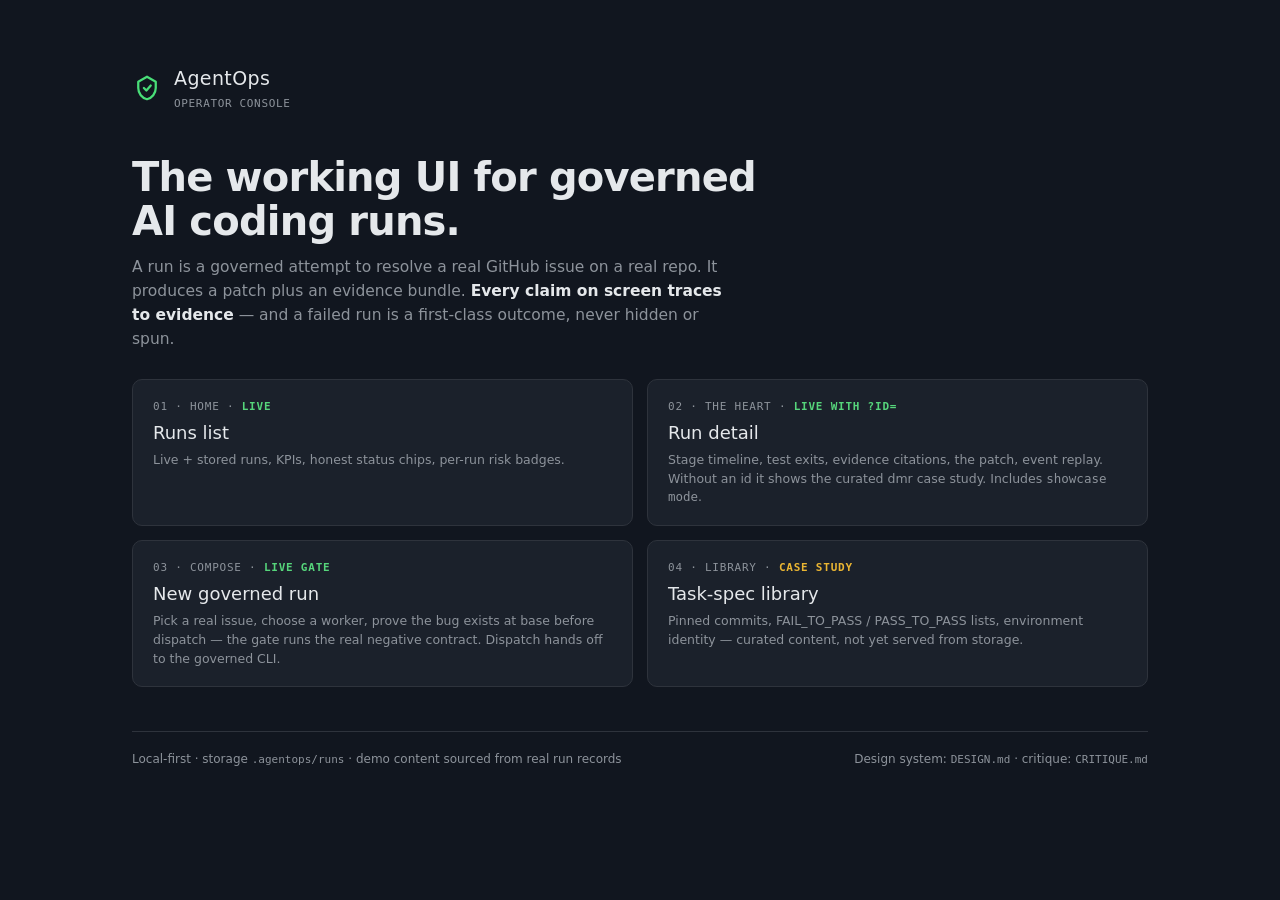
<file: docs/design/opendesign-console-v1/index.html>
<!doctype html>
<html lang="en">
<head>
<meta charset="utf-8" />
<meta name="viewport" content="width=device-width, initial-scale=1" />
<title>AgentOps Operator Console</title>
<style>
:root {
  --bg:      oklch(20% 0.02 260);
  --surface: oklch(24.5% 0.021 260);
  --surface-2: oklch(28% 0.021 260);
  --fg:      oklch(93% 0.005 250);
  --muted:   oklch(66% 0.014 255);
  --border:  oklch(32% 0.018 260);
  --border-strong: oklch(40% 0.02 260);
  --accent:  oklch(80% 0.19 150);
  --ok:      oklch(78% 0.17 150);
  --fail:    oklch(67% 0.20 25);
  --warn:    oklch(80% 0.15 85);
  --info:    oklch(75% 0.12 240);
  --font-display: 'Space Grotesk', system-ui, sans-serif;
  --font-body: 'Inter', -apple-system, 'Segoe UI', system-ui, sans-serif;
  --font-mono: ui-monospace, 'SF Mono', 'JetBrains Mono', Menlo, monospace;
  --accent-soft: color-mix(in oklch, var(--accent) 14%, transparent);
  --radius: 8px;
}
*, *::before, *::after { box-sizing: border-box; }
body { margin: 0; background: var(--bg); color: var(--fg); font-family: var(--font-body); font-size: 13.5px; line-height: 1.55; -webkit-font-smoothing: antialiased; min-width: 1280px; }
a { color: var(--info); text-decoration: none; }
a:hover { text-decoration: underline; }
h1, h2, h3 { margin: 0; font-weight: 600; }
.mono { font-family: var(--font-mono); font-variant-numeric: tabular-nums; }
:focus-visible { outline: 2px solid var(--accent); outline-offset: 2px; border-radius: 4px; }

.wrap { max-width: 1080px; margin: 0 auto; padding: 64px 32px 80px; display: flex; flex-direction: column; gap: 44px; }
.brand { display: flex; align-items: center; gap: 12px; }
.brand-mark { width: 30px; height: 30px; }
.brand-name { font-family: var(--font-display); font-size: 19px; letter-spacing: 0.02em; }
.brand-sub { display: block; font-size: 11px; color: var(--muted); font-family: var(--font-mono); letter-spacing: 0.06em; text-transform: uppercase; margin-top: 2px; }

.hero h1 { font-family: var(--font-display); font-size: 40px; line-height: 1.08; letter-spacing: -0.02em; max-width: 24ch; }
.hero .lead { color: var(--muted); font-size: 15.5px; max-width: 62ch; margin-top: 12px; }
.hero .lead b { color: var(--fg); font-weight: 600; }

.screens { display: grid; grid-template-columns: repeat(2, 1fr); gap: 14px; margin-top: 28px; }
.screen-card {
  display: flex; flex-direction: column; gap: 4px;
  background: var(--surface); border: 1px solid var(--border); border-radius: 10px;
  padding: 18px 20px; color: var(--fg);
  transition: border-color 0.15s ease, background 0.15s ease, transform 0.05s ease;
}
.screen-card:hover { text-decoration: none; border-color: var(--border-strong); background: var(--surface-2); }
.screen-card:active { transform: translateY(1px); }
.screen-card .sc-label { font-family: var(--font-mono); font-size: 11px; letter-spacing: 0.07em; text-transform: uppercase; color: var(--muted); }
.screen-card .sc-name { font-family: var(--font-display); font-size: 18px; }
.screen-card .sc-note { font-size: 12.5px; color: var(--muted); line-height: 1.5; }

.foot { display: flex; justify-content: space-between; gap: 16px; color: var(--muted); font-size: 12px; border-top: 1px solid var(--border); padding-top: 18px; flex-wrap: wrap; }
.foot .mono { font-size: 11px; }
</style>
</head>
<body>
<div class="wrap">
  <div class="brand" data-od-id="brand">
    <svg class="brand-mark" viewBox="0 0 24 24" fill="none" stroke="var(--accent)" stroke-width="1.8" stroke-linecap="round" stroke-linejoin="round" aria-hidden="true"><path d="M12 3l7 4v5c0 4.4-3 8-7 9-4-1-7-4.6-7-9V7l7-4z"/><path d="M9.5 12l2 2 3.5-4"/></svg>
    <div><span class="brand-name">AgentOps</span><span class="brand-sub">Operator Console</span></div>
  </div>

  <section class="hero" data-od-id="hero">
    <h1>The working UI for governed AI coding runs.</h1>
    <p class="lead">A run is a governed attempt to resolve a real GitHub issue on a real repo. It produces a patch plus an evidence bundle. <b>Every claim on screen traces to evidence</b> — and a failed run is a first-class outcome, never hidden or spun.</p>
    <div class="screens">
      <a class="screen-card" href="runs-list.html" data-od-id="launch-runs">
        <span class="sc-label">01 · home · <b style="color:var(--ok)">live</b></span>
        <span class="sc-name">Runs list</span>
        <span class="sc-note">Live + stored runs, KPIs, honest status chips, per-run risk badges.</span>
      </a>
      <a class="screen-card" href="run-detail.html" data-od-id="launch-run-detail">
        <span class="sc-label">02 · the heart · <b style="color:var(--ok)">live with ?id=</b></span>
        <span class="sc-name">Run detail</span>
        <span class="sc-note">Stage timeline, test exits, evidence citations, the patch, event replay. Without an id it shows the curated dmr case study. Includes <span class="mono">showcase mode</span>.</span>
      </a>
      <a class="screen-card" href="new-run.html" data-od-id="launch-new-run">
        <span class="sc-label">03 · compose · <b style="color:var(--ok)">live gate</b></span>
        <span class="sc-name">New governed run</span>
        <span class="sc-note">Pick a real issue, choose a worker, prove the bug exists at base before dispatch — the gate runs the real negative contract. Dispatch hands off to the governed CLI.</span>
      </a>
      <a class="screen-card" href="task-specs.html" data-od-id="launch-task-specs">
        <span class="sc-label">04 · library · <b style="color:var(--warn)">case study</b></span>
        <span class="sc-name">Task-spec library</span>
        <span class="sc-note">Pinned commits, FAIL_TO_PASS / PASS_TO_PASS lists, environment identity — curated content, not yet served from storage.</span>
      </a>
    </div>
  </section>

  <footer class="foot" data-od-id="footer">
    <span>Local-first · storage <span class="mono">.agentops/runs</span> · demo content sourced from real run records</span>
    <span>Design system: <span class="mono">DESIGN.md</span> · critique: <span class="mono">CRITIQUE.md</span></span>
  </footer>
</div>
</body>
</html>
</file>
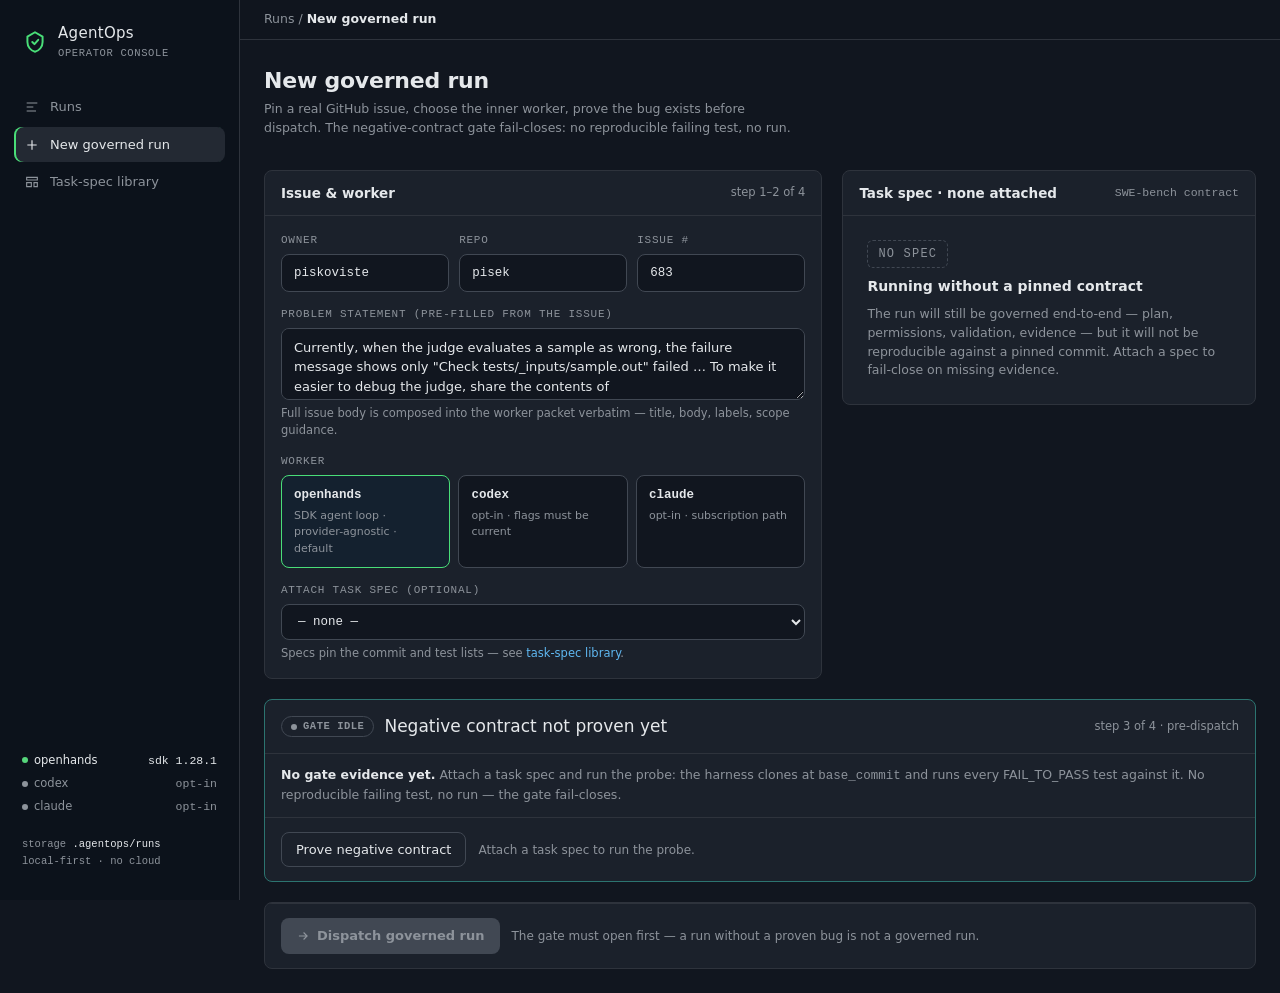
<file: docs/design/opendesign-console-v1/new-run.html>
<!doctype html>
<html lang="en">
<head>
<meta charset="utf-8" />
<meta name="viewport" content="width=device-width, initial-scale=1" />
<title>New governed run · AgentOps Console</title>
<style>
:root {
  --bg:      oklch(20% 0.02 260);
  --surface: oklch(24.5% 0.021 260);
  --surface-2: oklch(28% 0.021 260);
  --fg:      oklch(93% 0.005 250);
  --muted:   oklch(66% 0.014 255);
  --border:  oklch(32% 0.018 260);
  --border-strong: oklch(40% 0.02 260);
  --accent:  oklch(80% 0.19 150);
  --ok:      oklch(78% 0.17 150);
  --fail:    oklch(67% 0.20 25);
  --warn:    oklch(80% 0.15 85);
  --info:    oklch(75% 0.12 240);
  --font-display: 'Space Grotesk', system-ui, sans-serif;
  --font-body: 'Inter', -apple-system, 'Segoe UI', system-ui, sans-serif;
  --font-mono: ui-monospace, 'SF Mono', 'JetBrains Mono', Menlo, monospace;
  --accent-soft: color-mix(in oklch, var(--accent) 14%, transparent);
  --ok-soft: color-mix(in oklch, var(--ok) 14%, transparent);
  --fail-soft: color-mix(in oklch, var(--fail) 13%, transparent);
  --warn-soft: color-mix(in oklch, var(--warn) 13%, transparent);
  --info-soft: color-mix(in oklch, var(--info) 14%, transparent);
  --radius: 8px;
  --sidebar-w: 240px;
}
*, *::before, *::after { box-sizing: border-box; }
body { margin: 0; background: var(--bg); color: var(--fg); font-family: var(--font-body); font-size: 13px; line-height: 1.5; -webkit-font-smoothing: antialiased; min-width: 1280px; }
img, svg { display: block; }
a { color: var(--info); text-decoration: none; }
a:hover { text-decoration: underline; }
button { font: inherit; cursor: pointer; }
h1, h2, h3 { margin: 0; font-weight: 600; }
.mono, code { font-family: var(--font-mono); font-variant-numeric: tabular-nums; }
.meta { font-size: 11.5px; color: var(--muted); }
.num { font-family: var(--font-mono); font-variant-numeric: tabular-nums; }
:focus-visible { outline: 2px solid var(--accent); outline-offset: 2px; border-radius: 4px; }

.shell { display: grid; grid-template-columns: var(--sidebar-w) 1fr; min-height: 100vh; }
.sidebar { position: sticky; top: 0; height: 100vh; display: flex; flex-direction: column; background: oklch(18% 0.02 260); border-right: 1px solid var(--border); padding: 20px 14px; gap: 26px; }
.brand { display: flex; align-items: center; gap: 10px; padding: 2px 8px; }
.brand-mark { width: 26px; height: 26px; flex: 0 0 26px; }
.brand-name { font-family: var(--font-display); font-size: 15px; letter-spacing: 0.02em; }
.brand-sub { display: block; font-size: 10.5px; color: var(--muted); font-family: var(--font-mono); letter-spacing: 0.06em; text-transform: uppercase; margin-top: 1px; }
.nav { display: flex; flex-direction: column; gap: 2px; }
.nav a { display: flex; align-items: center; gap: 10px; padding: 8px 10px; border-radius: var(--radius); color: var(--muted); font-size: 13px; font-weight: 500; }
.nav a svg { width: 16px; height: 16px; flex: 0 0 16px; }
.nav a:hover { color: var(--fg); background: var(--surface); text-decoration: none; }
.nav a.active { color: var(--fg); background: var(--surface-2); box-shadow: inset 2px 0 0 var(--accent); }
.sidebar-foot { margin-top: auto; display: flex; flex-direction: column; gap: 10px; padding: 0 8px; }
.worker-status { display: flex; flex-direction: column; gap: 6px; }
.worker-row { display: flex; align-items: center; justify-content: space-between; font-size: 11.5px; color: var(--muted); }
.worker-row .dot { width: 6px; height: 6px; border-radius: 50%; background: var(--muted); }
.worker-row.online .dot { background: var(--ok); }
.worker-row.online { color: var(--fg); }
.harness-id { font-family: var(--font-mono); font-size: 10.5px; color: var(--muted); line-height: 1.6; }

.main { display: flex; flex-direction: column; min-width: 0; }
.topbar { position: sticky; top: 0; z-index: 20; display: flex; align-items: center; gap: 20px; padding: 10px 24px; background: color-mix(in oklch, var(--bg) 88%, transparent); backdrop-filter: blur(10px); border-bottom: 1px solid var(--border); }
.crumb { font-size: 12.5px; color: var(--muted); white-space: nowrap; }
.crumb b { color: var(--fg); font-weight: 600; }
.topbar-spacer { flex: 1; }
.btn { display: inline-flex; align-items: center; gap: 7px; padding: 7px 14px; min-height: 32px; border-radius: var(--radius); border: 1px solid transparent; font-size: 13px; font-weight: 500; transition: background 0.15s ease, border-color 0.15s ease, color 0.15s ease; text-decoration: none; }
.btn:hover { text-decoration: none; }
.btn svg { width: 14px; height: 14px; }
.btn-primary { background: var(--accent); color: oklch(20% 0.02 260); font-weight: 600; }
.btn-primary:hover { background: color-mix(in oklch, var(--accent) 86%, white); }
.btn-primary:disabled { background: var(--border-strong); color: var(--muted); cursor: not-allowed; }
.btn-secondary { background: transparent; color: var(--fg); border-color: var(--border-strong); }
.btn-secondary:hover { border-color: var(--fg); background: var(--surface); }
.btn-ghost { background: transparent; color: var(--muted); border-color: transparent; }
.btn-ghost:hover { color: var(--fg); background: var(--surface); }

.content { padding: 24px; display: flex; flex-direction: column; gap: 20px; max-width: 1160px; }
.page-head { display: flex; align-items: flex-end; justify-content: space-between; gap: 16px; }
.page-title { font-family: var(--font-display); font-size: 22px; letter-spacing: -0.01em; }
.page-sub { color: var(--muted); font-size: 12.5px; margin-top: 3px; max-width: 68ch; }

.composer { display: grid; grid-template-columns: 1.35fr 1fr; gap: 20px; align-items: start; }
.panel { background: var(--surface); border: 1px solid var(--border); border-radius: var(--radius); overflow: hidden; }
.panel-head { display: flex; align-items: center; justify-content: space-between; gap: 12px; padding: 12px 16px; border-bottom: 1px solid var(--border); }
.panel-title { font-size: 13.5px; font-weight: 600; display: flex; align-items: center; gap: 8px; }
.panel-body { padding: 16px; display: flex; flex-direction: column; gap: 14px; }

.field { display: flex; flex-direction: column; gap: 5px; }
.field > label { font-size: 11px; font-family: var(--font-mono); letter-spacing: 0.07em; text-transform: uppercase; color: var(--muted); }
.field .hint { font-size: 11.5px; color: var(--muted); }
.input, .textarea, select.input {
  width: 100%; padding: 9px 12px; min-height: 36px;
  border: 1px solid var(--border-strong); border-radius: var(--radius);
  background: var(--bg); color: var(--fg); font: inherit; font-size: 13px;
}
.input.mono { font-family: var(--font-mono); font-size: 12.5px; }
.input:focus, .textarea:focus { outline: 2px solid var(--accent-soft); border-color: var(--accent); }
.textarea { min-height: 72px; resize: vertical; }
.field-row { display: grid; grid-template-columns: 1fr 1fr 1fr; gap: 10px; }

.worker-select { display: grid; grid-template-columns: repeat(3, 1fr); gap: 8px; }
.worker-opt {
  display: flex; flex-direction: column; gap: 3px; padding: 10px 12px;
  border: 1px solid var(--border-strong); border-radius: var(--radius);
  background: var(--bg); text-align: left; color: var(--fg);
  transition: border-color 0.15s ease, background 0.15s ease;
}
.worker-opt:hover { border-color: var(--fg); }
.worker-opt[aria-pressed="true"] { border-color: var(--accent); background: color-mix(in oklch, var(--accent) 7%, var(--bg)); }
.worker-opt .w-name { font-family: var(--font-mono); font-size: 12.5px; font-weight: 700; }
.worker-opt .w-note { font-size: 11px; color: var(--muted); }

/* negative-contract gate */
.gate { border: 1px solid color-mix(in oklch, var(--warn) 40%, var(--border)); }
.gate.gate-open { border-color: color-mix(in oklch, var(--ok) 40%, var(--border)); }
.gate-status { display: flex; align-items: center; gap: 10px; padding: 14px 16px; border-bottom: 1px solid var(--border); }
.gate-status .big { font-family: var(--font-display); font-size: 17px; }
.gate-probe { display: grid; grid-template-columns: 1fr auto auto; gap: 10px; padding: 10px 16px; border-bottom: 1px solid var(--border); font-family: var(--font-mono); font-size: 12px; align-items: center; }
.gate-probe:last-of-type { border-bottom: 0; }
.exit { font-weight: 700; font-size: 12px; padding: 1px 8px; border-radius: 4px; display: inline-block; }
.exit-0 { color: var(--ok); background: var(--ok-soft); }
.exit-n { color: var(--fail); background: var(--fail-soft); }
.exit-q { color: var(--warn); background: var(--warn-soft); }
.gate-verdict { padding: 12px 16px; font-size: 12.5px; color: var(--muted); }
.gate-verdict b { color: var(--fg); }
.chip { display: inline-flex; align-items: center; gap: 6px; padding: 2px 9px; border-radius: 999px; font-family: var(--font-mono); font-size: 10.5px; font-weight: 700; letter-spacing: 0.05em; text-transform: uppercase; white-space: nowrap; }
.chip .cdot { width: 6px; height: 6px; border-radius: 50%; background: currentColor; }
.chip-ok { color: var(--ok); background: var(--ok-soft); border: 1px solid color-mix(in oklch, var(--ok) 35%, transparent); }
.chip-warn { color: var(--warn); background: var(--warn-soft); border: 1px solid color-mix(in oklch, var(--warn) 35%, transparent); }
.chip-muted { color: var(--muted); background: transparent; border: 1px solid var(--border-strong); }

.spec-summary { display: flex; flex-direction: column; gap: 8px; font-size: 12.5px; }
.spec-row { display: grid; grid-template-columns: 130px 1fr; gap: 8px; padding-bottom: 8px; border-bottom: 1px solid var(--border); }
.spec-row:last-child { border-bottom: 0; padding-bottom: 0; }
.spec-k { color: var(--muted); font-family: var(--font-mono); font-size: 11px; padding-top: 2px; }
.spec-v { font-family: var(--font-mono); font-size: 12px; word-break: break-all; }

.launch-row { display: flex; align-items: center; gap: 12px; padding: 14px 16px; border-top: 1px solid var(--border); }
.launch-note { font-size: 12px; color: var(--muted); }
.state { display: flex; flex-direction: column; align-items: flex-start; gap: 8px; padding: 24px; max-width: 60ch; }
.state .glyph { font-family: var(--font-mono); font-size: 12px; color: var(--muted); letter-spacing: 0.1em; text-transform: uppercase; border: 1px dashed var(--border-strong); padding: 4px 10px; border-radius: 6px; }
.state h3 { font-size: 14px; }
.state p { margin: 0; color: var(--muted); font-size: 12.5px; }
</style>
</head>
<body>
<div class="shell" data-od-id="app-shell">
  <aside class="sidebar" data-od-id="sidebar" aria-label="Console navigation">
    <div class="brand">
      <svg class="brand-mark" viewBox="0 0 24 24" fill="none" stroke="var(--accent)" stroke-width="1.8" stroke-linecap="round" stroke-linejoin="round" aria-hidden="true"><path d="M12 3l7 4v5c0 4.4-3 8-7 9-4-1-7-4.6-7-9V7l7-4z"/><path d="M9.5 12l2 2 3.5-4"/></svg>
      <div><span class="brand-name">AgentOps</span><span class="brand-sub">Operator Console</span></div>
    </div>
    <nav class="nav" aria-label="Primary">
      <a href="runs-list.html" data-od-id="nav-runs"><svg viewBox="0 0 24 24" fill="none" stroke="currentColor" stroke-width="1.7" aria-hidden="true"><path d="M4 6h16M4 12h10M4 18h14"/></svg>Runs</a>
      <a href="new-run.html" class="active" data-od-id="nav-new-run" aria-current="page"><svg viewBox="0 0 24 24" fill="none" stroke="currentColor" stroke-width="1.7" aria-hidden="true"><path d="M12 5v14M5 12h14"/></svg>New governed run</a>
      <a href="task-specs.html" data-od-id="nav-task-specs"><svg viewBox="0 0 24 24" fill="none" stroke="currentColor" stroke-width="1.7" aria-hidden="true"><path d="M4 5h16v4H4zM4 13h7v6H4z"/><path d="M15 13h5v6h-5z"/></svg>Task-spec library</a>
    </nav>
    <div class="sidebar-foot" data-od-id="sidebar-foot">
      <div class="worker-status" aria-label="Worker availability">
        <div class="worker-row online"><span style="display:flex;align-items:center;gap:6px;"><span class="dot"></span>openhands</span><span class="mono">sdk 1.28.1</span></div>
        <div class="worker-row"><span style="display:flex;align-items:center;gap:6px;"><span class="dot"></span>codex</span><span class="mono">opt-in</span></div>
        <div class="worker-row"><span style="display:flex;align-items:center;gap:6px;"><span class="dot"></span>claude</span><span class="mono">opt-in</span></div>
      </div>
      <p class="harness-id">storage <span style="color:var(--fg)">.agentops/runs</span><br/>local-first · no cloud</p>
    </div>
  </aside>

  <div class="main">
    <header class="topbar" data-od-id="topbar">
      <span class="crumb">Runs / <b>New governed run</b></span>
      <span class="topbar-spacer"></span>
    </header>

    <main class="content" id="content">
      <div class="page-head" data-od-id="page-head">
        <div>
          <h1 class="page-title">New governed run</h1>
          <p class="page-sub">Pin a real GitHub issue, choose the inner worker, prove the bug exists before dispatch. The negative-contract gate fail-closes: no reproducible failing test, no run.</p>
        </div>
      </div>

      <div class="composer">
        <!-- left: the composer -->
        <section class="panel" data-od-id="run-composer" aria-label="Run composer">
          <div class="panel-head"><span class="panel-title">Issue &amp; worker</span><span class="meta">step 1–2 of 4</span></div>
          <div class="panel-body">
            <div class="field-row">
              <div class="field">
                <label for="owner">Owner</label>
                <input class="input mono" id="owner" value="piskoviste" />
              </div>
              <div class="field">
                <label for="repo">Repo</label>
                <input class="input mono" id="repo" value="pisek" />
              </div>
              <div class="field">
                <label for="number">Issue #</label>
                <input class="input mono" id="number" value="683" />
              </div>
            </div>
            <div class="field">
              <label for="problem">Problem statement (pre-filled from the issue)</label>
              <textarea class="textarea mono" id="problem" readonly>Currently, when the judge evaluates a sample as wrong, the failure message shows only "Check tests/_inputs/sample.out" failed … To make it easier to debug the judge, share the contents of `tests/_inputs/sample.judge.log`.</textarea>
              <span class="hint">Full issue body is composed into the worker packet verbatim — title, body, labels, scope guidance.</span>
            </div>
            <div class="field">
              <label id="worker-label">Worker</label>
              <div class="worker-select" role="group" aria-labelledby="worker-label">
                <button class="worker-opt" data-worker="openhands" aria-pressed="true">
                  <span class="w-name">openhands</span>
                  <span class="w-note">SDK agent loop · provider-agnostic · default</span>
                </button>
                <button class="worker-opt" data-worker="codex" aria-pressed="false">
                  <span class="w-name">codex</span>
                  <span class="w-note">opt-in · flags must be current</span>
                </button>
                <button class="worker-opt" data-worker="claude" aria-pressed="false">
                  <span class="w-name">claude</span>
                  <span class="w-note">opt-in · subscription path</span>
                </button>
              </div>
            </div>
            <div class="field">
              <label for="attach">Attach task spec (optional)</label>
              <select class="input mono" id="attach">
                <option value="none">— none —</option>
                <option value="pisek-683">pisek-683 · base b86d1d7 · 1 FAIL_TO_PASS</option>
                <option value="dmr-1325">django-modern-rest-1325 · base 0cf1aff · 1 FAIL_TO_PASS</option>
              </select>
              <span class="hint">Specs pin the commit and test lists — see <a href="task-specs.html">task-spec library</a>.</span>
            </div>
          </div>
        </section>

        <!-- right: gate -->
        <section class="panel" data-od-id="task-spec-attach" aria-label="Attached spec summary">
          <div class="panel-head"><span class="panel-title">Task spec · none attached</span><span class="meta mono">SWE-bench contract</span></div>
          <div class="state" data-od-id="spec-empty-state">
            <span class="glyph">no spec</span>
            <h3>Running without a pinned contract</h3>
            <p>The run will still be governed end-to-end — plan, permissions, validation, evidence — but it will not be reproducible against a pinned commit. Attach a spec to fail-close on missing evidence.</p>
          </div>
        </section>
      </div>

      <!-- negative contract gate -->
      <section class="panel gate" id="gate" data-od-id="negative-contract-gate" aria-label="Negative-contract gate">
        <div class="gate-status" data-od-id="gate-status">
          <span class="chip chip-muted" id="gateChip"><span class="cdot"></span>gate idle</span>
          <span class="big" id="gateBig">Negative contract not proven yet</span>
          <span class="meta" style="margin-left:auto;">step 3 of 4 · pre-dispatch</span>
        </div>
        <div id="gateProbes"></div>
        <div class="gate-verdict" data-od-id="gate-verdict" id="gateVerdict">
          <b>No gate evidence yet.</b> Attach a task spec and run the probe: the harness clones at <span class="mono">base_commit</span> and runs every FAIL_TO_PASS test against it. No reproducible failing test, no run — the gate fail-closes.
        </div>
        <div class="launch-row" style="border-top:1px solid var(--border);">
          <button class="btn btn-secondary" id="gateBtn" disabled>Prove negative contract</button>
          <span class="launch-note" id="gateNote">Attach a task spec to run the probe.</span>
        </div>
      </section>

      <!-- launch -->
      <section class="panel" data-od-id="launch-panel" aria-label="Launch">
        <div class="launch-row">
          <button class="btn btn-primary" id="launchBtn" data-od-id="launch-cta" disabled>
            <svg viewBox="0 0 24 24" fill="none" stroke="currentColor" stroke-width="2" aria-hidden="true"><path d="M5 12h14M13 6l6 6-6 6"/></svg>
            Dispatch governed run
          </button>
          <span class="launch-note" id="launchNote">The gate must open first — a run without a proven bug is not a governed run.</span>
        </div>
        <div class="launch-row" id="dispatchRow" style="display:none; border-top:1px solid var(--border); flex-direction:column; align-items:stretch; gap:8px;">
          <span class="launch-note">Dispatch runs through the governed CLI — the console proves the contract, the CLI holds worker credentials. Run:</span>
          <code class="mono" id="dispatchCmd" style="font-size:12px; word-break:break-all; background:var(--bg); border:1px solid var(--border-strong); border-radius:var(--radius); padding:10px 12px;"></code>
        </div>
      </section>
    </main>
  </div>
</div>

<script>
(function () {
  /* worker selection */
  var opts = document.querySelectorAll('.worker-opt');
  opts.forEach(function (o) {
    o.addEventListener('click', function () {
      opts.forEach(function (x) { x.setAttribute('aria-pressed', String(x === o)); });
    });
  });

  /* attaching a spec switches the empty state to a real summary */
  var attach = document.getElementById('attach');
  var specPanel = document.querySelector('section[data-od-id="task-spec-attach"]');
  var SPECS = {
    'pisek-683': { repo: 'piskoviste/pisek', base: 'b86d1d7d72f55ef6a4424069bfebdb608e248153', ftp: ['tests/test_kasiopea.py::TestBadJudgeFeedbackMessage'], ptp: ['python -m unittest discover tests/'], env: 'requires-python ≥3.12 · host: macOS (gap: Linux-only minibox.c)', problem: 'When the judge evaluates a sample as wrong, the failure message shows only "Check tests/_inputs/sample.out failed". To make it easier to debug the judge, share the contents of tests/_inputs/sample.judge.log.' },
    'dmr-1325': { repo: 'wemake-services/django-modern-rest', base: '0cf1affc7debeaec530a2c41bd2c080462eeb87e', ftp: ['tests/test_unit/test_components/test_query.py::test_cast_bool'], ptp: ['pytest tests/test_unit tests/test_integration/test_openapi/test_views.py'], env: 'requires-python ≥3.11 · scoped suite · redis/allauth environmental', problem: 'Strict boolean Query component cannot parse valid OpenAPI boolean values: boolean query parameters fail under Pydantic strict validation even though DMR generates a valid OpenAPI schema for them.' }
  };
  var SPEC_EMPTY = specPanel.innerHTML;

  var gateEl = document.getElementById('gate');
  var gateChip = document.getElementById('gateChip');
  var gateBig = document.getElementById('gateBig');
  var gateProbes = document.getElementById('gateProbes');
  var gateVerdict = document.getElementById('gateVerdict');
  var gateBtn = document.getElementById('gateBtn');
  var gateNote = document.getElementById('gateNote');
  var launchBtn = document.getElementById('launchBtn');
  var launchNote = document.getElementById('launchNote');
  var dispatchRow = document.getElementById('dispatchRow');
  var dispatchCmd = document.getElementById('dispatchCmd');

  var currentSpec = null;
  var gateState = 'idle';   /* idle | loading | passed | blocked | error */

  function esc(text) {
    var div = document.createElement('div');
    div.textContent = text == null ? '' : String(text);
    return div.innerHTML;
  }

  function setChip(cls, label) {
    gateChip.className = 'chip ' + cls;
    gateChip.innerHTML = '<span class="cdot"></span>' + esc(label);
  }

  function renderGateIdle() {
    gateEl.classList.remove('gate-open');
    setChip('chip-muted', 'gate idle');
    gateBig.textContent = 'Negative contract not proven yet';
    gateProbes.innerHTML = '';
    gateVerdict.innerHTML = '<b>No gate evidence yet.</b> Attach a task spec and run the probe: the harness clones at <span class="mono">base_commit</span> and runs every FAIL_TO_PASS test against it. No reproducible failing test, no run — the gate fail-closes.';
    gateNote.textContent = currentSpec ? 'Runs a real clone at base_commit and executes the spec’s FAIL_TO_PASS tests.' : 'Attach a task spec to run the probe.';
    gateBtn.disabled = !currentSpec;
    updateLaunch();
  }

  function renderGateLoading() {
    setChip('chip-warn', 'proving…');
    gateBig.textContent = 'Proving the bug at base_commit…';
    gateProbes.innerHTML = '<div class="gate-probe"><span style="color:var(--muted)">cloning at base_commit · running FAIL_TO_PASS probes…</span><span class="meta mono"></span><span class="exit exit-q">running</span></div>';
    gateVerdict.innerHTML = '<b>Gate running.</b> This clones the repository at the pinned commit and executes each FAIL_TO_PASS test — real work, real evidence.';
    gateBtn.disabled = true;
    gateNote.textContent = 'Probe in flight…';
  }

  function renderProbeRow(command, exitCode) {
    var cls = exitCode === 0 ? 'exit-0' : (exitCode === 2 || exitCode === 4 || exitCode === 5 ? 'exit-q' : 'exit-n');
    return '<div class="gate-probe">' +
      '<span>' + esc(command) + ' <span style="color:var(--muted)">(FAIL_TO_PASS · must fail at base)</span></span>' +
      '<span class="meta mono"></span>' +
      '<span class="exit ' + cls + '">exit ' + esc(exitCode) + '</span>' +
      '</div>';
  }

  function renderGateResult(body) {
    var gate = body.gate;
    if (gate && gate.command_results) {
      gateProbes.innerHTML = gate.command_results.map(function (r) {
        return renderProbeRow(r.command, r.exit_code);
      }).join('');
    } else {
      gateProbes.innerHTML = '';
    }

    var reasons = (body.errors && body.errors.length ? body.errors : (gate && gate.reasons) || []);
    var reasonHtml = reasons.length
      ? '<ul style="margin:6px 0 0 18px; padding:0;">' + reasons.map(function (r) { return '<li>' + esc(r) + '</li>'; }).join('') + '</ul>'
      : '';

    if (body.stage === 'gate_passed') {
      gateState = 'passed';
      gateEl.classList.add('gate-open');
      setChip('chip-ok', 'gate open');
      gateBig.textContent = 'Negative contract proven';
      gateVerdict.innerHTML = '<b>The bug exists at base.</b> Every FAIL_TO_PASS probe fails at <span class="mono">' + esc(body.spec.base_commit.slice(0, 7)) + '</span> — the premise holds, dispatch may proceed.' + reasonHtml;
      gateNote.textContent = 'Gate evidence recorded in the pre-dispatch response.';
    } else if (body.stage === 'gate_blocked') {
      gateState = 'blocked';
      gateEl.classList.remove('gate-open');
      setChip('chip-warn', 'gate blocked');
      gateBig.textContent = 'Negative contract FAILED';
      gateVerdict.innerHTML = '<b>Dispatch blocked.</b> The spec’s premise does not hold at base_commit — fix the spec, not the code.' + reasonHtml;
      gateNote.textContent = 'Fail-closed: no reproducible bug, no run.';
    } else if (body.stage === 'environment_blocked') {
      gateState = 'blocked';
      gateEl.classList.remove('gate-open');
      setChip('chip-warn', 'env blocked');
      gateBig.textContent = 'Environment identity not verified';
      gateVerdict.innerHTML = '<b>Dispatch blocked.</b> The spec pins an environment the console cannot guarantee on this host.' + reasonHtml;
      gateNote.textContent = 'Run via the governed CLI with --workspace docker.';
    } else {
      gateState = 'error';
      gateEl.classList.remove('gate-open');
      setChip('chip-warn', 'inconclusive');
      gateBig.textContent = 'Pre-dispatch inconclusive';
      gateVerdict.innerHTML = '<b>The gate could not complete.</b> Inconclusive is never a pass.' + reasonHtml;
      gateNote.textContent = 'Check the server, then retry.';
    }
    gateBtn.disabled = false;
    updateLaunch(body.dispatch_hint);
  }

  function renderGateError(message) {
    gateState = 'error';
    gateEl.classList.remove('gate-open');
    setChip('chip-warn', 'error');
    gateBig.textContent = 'Cannot reach the harness API';
    gateProbes.innerHTML = '';
    gateVerdict.innerHTML = '<b>' + esc(message) + '</b> The console needs the harness server (agentops serve) on this origin.';
    gateBtn.disabled = false;
    gateNote.textContent = 'Error state — no evidence was fabricated.';
    updateLaunch();
  }

  function updateLaunch(hint) {
    if (gateState === 'passed' && hint) {
      launchBtn.disabled = false;
      launchNote.textContent = 'Gate open — dispatch runs through the governed CLI (the console never holds worker credentials).';
      dispatchRow.style.display = 'flex';
      dispatchCmd.textContent = hint;
    } else {
      launchBtn.disabled = true;
      dispatchRow.style.display = 'none';
      launchNote.textContent = gateState === 'loading'
        ? 'Waiting for the gate…'
        : 'The gate must open first — a run without a proven bug is not a governed run.';
    }
  }

  function proveNegativeContract() {
    if (!currentSpec) return;
    gateState = 'loading';
    renderGateLoading();
    var s = SPECS[currentSpec];
    var payload = {
      spec: {
        repo: s.repo,
        base_commit: s.base,
        problem_statement: s.problem,
        FAIL_TO_PASS: s.ftp,
        PASS_TO_PASS: s.ptp
      },
      run_gate: true
    };
    fetch('/runs/spec/pre-dispatch', {
      method: 'POST',
      headers: { 'Content-Type': 'application/json' },
      body: JSON.stringify(payload)
    })
      .then(function (response) {
        return response.json().then(function (body) { return body; });
      })
      .then(renderGateResult)
      .catch(function (err) {
        renderGateError('Network error: ' + (err && err.message ? err.message : 'request failed') + '.');
      });
  }

  gateBtn.addEventListener('click', proveNegativeContract);
  launchBtn.addEventListener('click', function () {
    dispatchRow.style.display = 'flex';
    dispatchCmd.select && dispatchCmd.select();
  });

  attach.addEventListener('change', function () {
    var v = attach.value;
    if (v === 'none') {
      currentSpec = null;
      gateState = 'idle';
      specPanel.innerHTML = SPEC_EMPTY;
      renderGateIdle();
      return;
    }
    currentSpec = v;
    gateState = 'idle';
    var s = SPECS[v];
    specPanel.innerHTML =
      '<div class="panel-head"><span class="panel-title">Task spec · ' + v + '</span><span class="meta mono">SWE-bench contract</span></div>' +
      '<div class="panel-body spec-summary">' +
      '<div class="spec-row"><span class="spec-k">repo</span><span class="spec-v">' + esc(s.repo) + '</span></div>' +
      '<div class="spec-row"><span class="spec-k">base_commit</span><span class="spec-v">' + esc(s.base) + '</span></div>' +
      '<div class="spec-row"><span class="spec-k">FAIL_TO_PASS</span><span class="spec-v" style="color:var(--fail)">' + esc(s.ftp.join(', ')) + '</span></div>' +
      '<div class="spec-row"><span class="spec-k">PASS_TO_PASS</span><span class="spec-v">' + esc(s.ptp.join(', ')) + '</span></div>' +
      '<div class="spec-row"><span class="spec-k">environment</span><span class="spec-v" style="color:var(--warn)">' + esc(s.env) + '</span></div>' +
      '</div>';
    renderGateIdle();
  });
})();
</script>
</body>
</html>
</file>
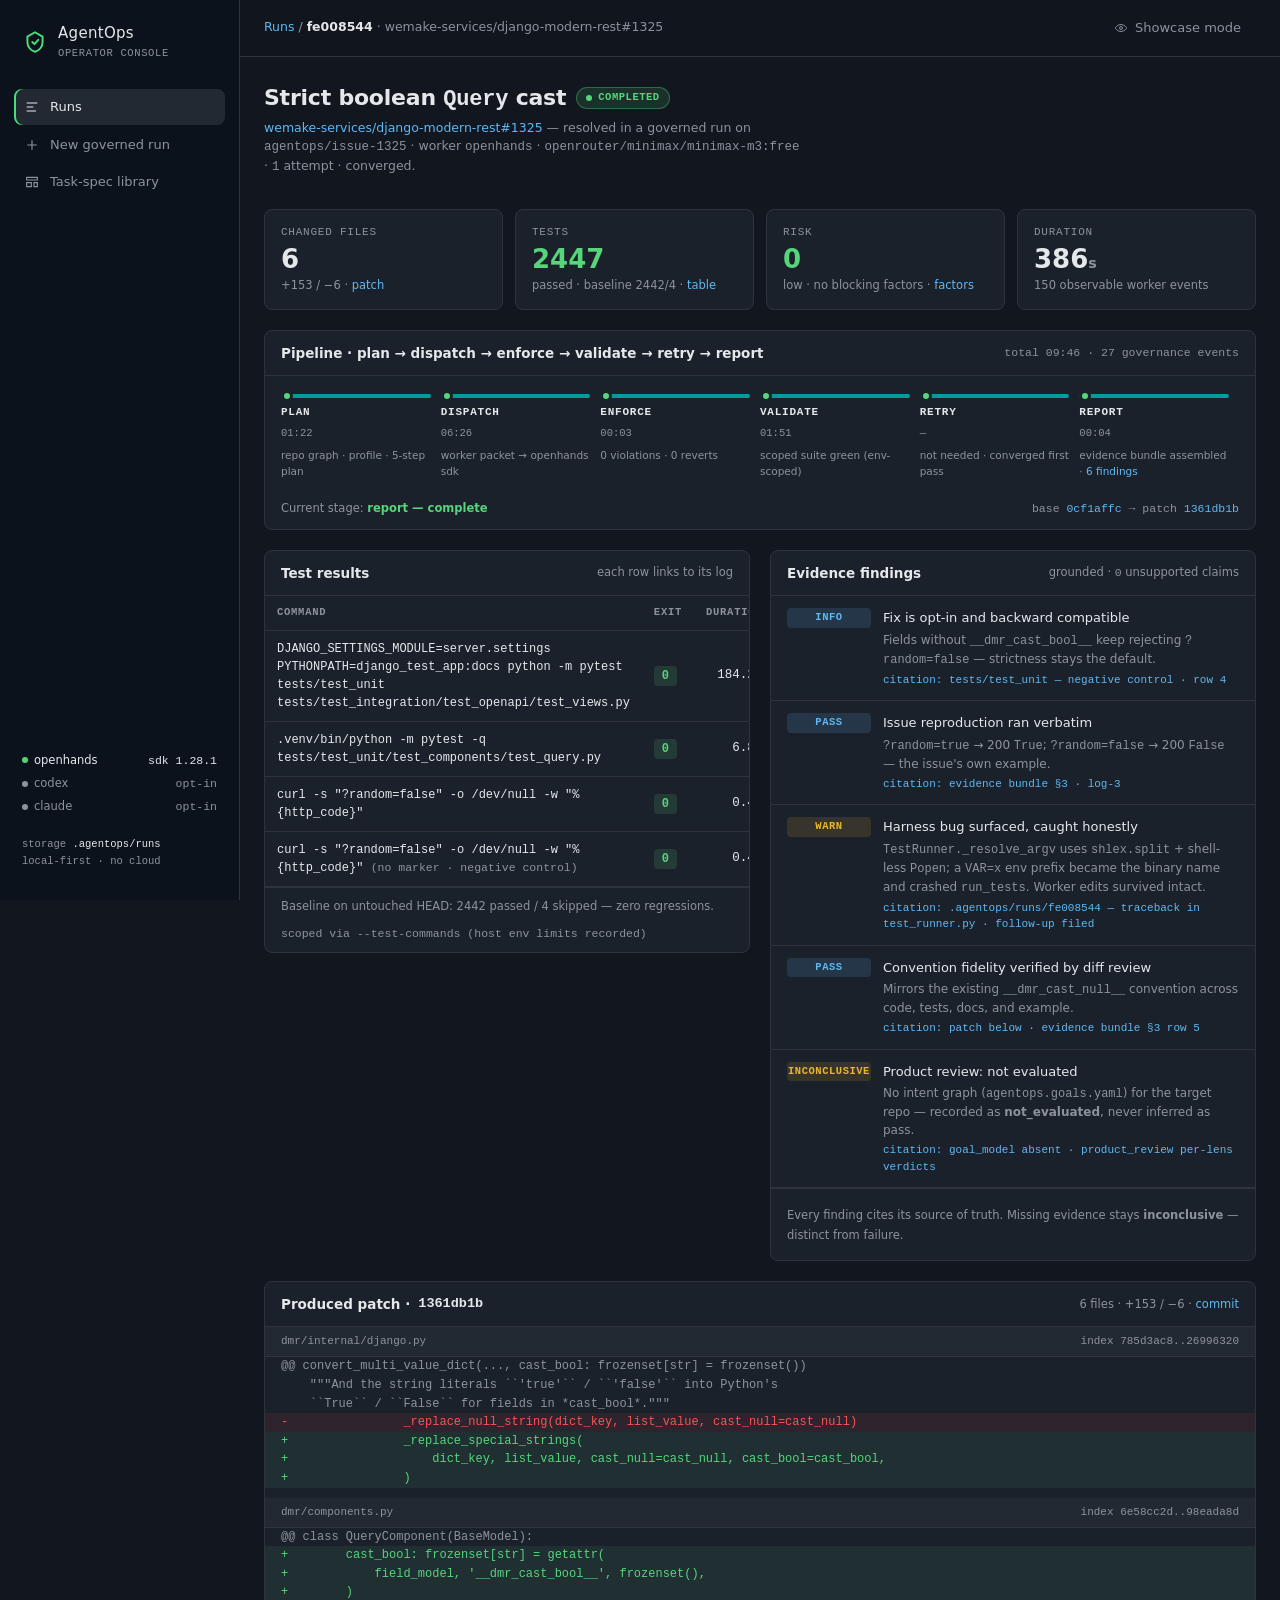
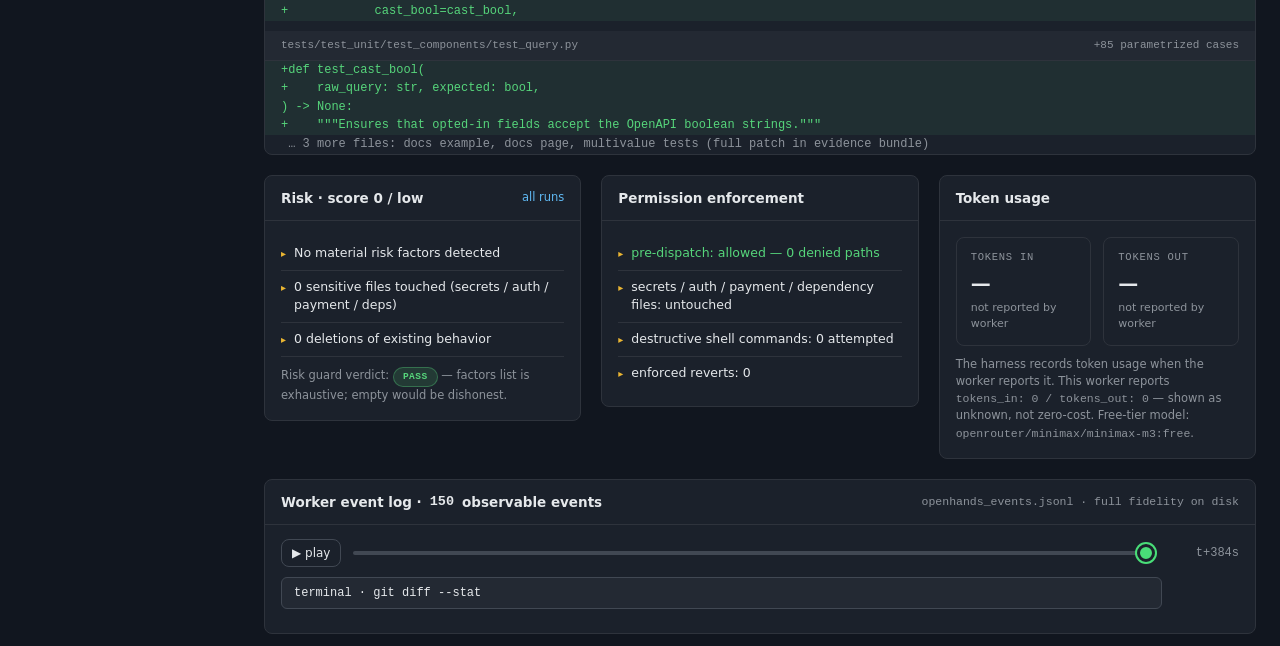
<file: docs/design/opendesign-console-v1/run-detail.html>
<!doctype html>
<html lang="en">
<head>
<meta charset="utf-8" />
<meta name="viewport" content="width=device-width, initial-scale=1" />
<title>piskoviste/pisek#683 · Run fe008544 · AgentOps Console</title>
<style>
/* ═══ tokens (DESIGN.md — same contract as runs-list) ═══ */
:root {
  --bg:      oklch(20% 0.02 260);
  --surface: oklch(24.5% 0.021 260);
  --surface-2: oklch(28% 0.021 260);
  --fg:      oklch(93% 0.005 250);
  --muted:   oklch(66% 0.014 255);
  --border:  oklch(32% 0.018 260);
  --border-strong: oklch(40% 0.02 260);
  --accent:  oklch(80% 0.19 150);
  --ok:      oklch(78% 0.17 150);
  --fail:    oklch(67% 0.20 25);
  --warn:    oklch(80% 0.15 85);
  --info:    oklch(75% 0.12 240);
  --font-display: 'Space Grotesk', system-ui, sans-serif;
  --font-body: 'Inter', -apple-system, 'Segoe UI', system-ui, sans-serif;
  --font-mono: ui-monospace, 'SF Mono', 'JetBrains Mono', Menlo, monospace;
  --accent-soft: color-mix(in oklch, var(--accent) 14%, transparent);
  --ok-soft: color-mix(in oklch, var(--ok) 14%, transparent);
  --fail-soft: color-mix(in oklch, var(--fail) 13%, transparent);
  --warn-soft: color-mix(in oklch, var(--warn) 13%, transparent);
  --info-soft: color-mix(in oklch, var(--info) 14%, transparent);
  --radius: 8px;
  --sidebar-w: 240px;
}
*, *::before, *::after { box-sizing: border-box; }
body { margin: 0; background: var(--bg); color: var(--fg); font-family: var(--font-body); font-size: 13px; line-height: 1.5; -webkit-font-smoothing: antialiased; min-width: 1280px; }
img, svg { display: block; }
a { color: var(--info); text-decoration: none; }
a:hover { text-decoration: underline; }
button { font: inherit; cursor: pointer; }
h1, h2, h3 { margin: 0; font-weight: 600; }
.mono, code { font-family: var(--font-mono); font-variant-numeric: tabular-nums; }
.meta { font-size: 11.5px; color: var(--muted); }
.num { font-family: var(--font-mono); font-variant-numeric: tabular-nums; }
:focus-visible { outline: 2px solid var(--accent); outline-offset: 2px; border-radius: 4px; }

.shell { display: grid; grid-template-columns: var(--sidebar-w) 1fr; min-height: 100vh; }
.sidebar { position: sticky; top: 0; height: 100vh; display: flex; flex-direction: column; background: oklch(18% 0.02 260); border-right: 1px solid var(--border); padding: 20px 14px; gap: 26px; }
.brand { display: flex; align-items: center; gap: 10px; padding: 2px 8px; }
.brand-mark { width: 26px; height: 26px; flex: 0 0 26px; }
.brand-name { font-family: var(--font-display); font-size: 15px; letter-spacing: 0.02em; }
.brand-sub { display: block; font-size: 10.5px; color: var(--muted); font-family: var(--font-mono); letter-spacing: 0.06em; text-transform: uppercase; margin-top: 1px; }
.nav { display: flex; flex-direction: column; gap: 2px; }
.nav a { display: flex; align-items: center; gap: 10px; padding: 8px 10px; border-radius: var(--radius); color: var(--muted); font-size: 13px; font-weight: 500; }
.nav a svg { width: 16px; height: 16px; flex: 0 0 16px; }
.nav a:hover { color: var(--fg); background: var(--surface); text-decoration: none; }
.nav a.active { color: var(--fg); background: var(--surface-2); box-shadow: inset 2px 0 0 var(--accent); }
.sidebar-foot { margin-top: auto; display: flex; flex-direction: column; gap: 10px; padding: 0 8px; }
.worker-status { display: flex; flex-direction: column; gap: 6px; }
.worker-row { display: flex; align-items: center; justify-content: space-between; font-size: 11.5px; color: var(--muted); }
.worker-row .dot { width: 6px; height: 6px; border-radius: 50%; background: var(--muted); }
.worker-row.online .dot { background: var(--ok); }
.worker-row.online { color: var(--fg); }
.harness-id { font-family: var(--font-mono); font-size: 10.5px; color: var(--muted); line-height: 1.6; }

.main { display: flex; flex-direction: column; min-width: 0; }
.topbar { position: sticky; top: 0; z-index: 20; display: flex; align-items: center; gap: 20px; padding: 10px 24px; background: color-mix(in oklch, var(--bg) 88%, transparent); backdrop-filter: blur(10px); border-bottom: 1px solid var(--border); }
.crumb { font-size: 12.5px; color: var(--muted); white-space: nowrap; }
.crumb b { color: var(--fg); font-weight: 600; }
.topbar-spacer { flex: 1; }
.live-ind { display: inline-flex; align-items: center; gap: 7px; font-family: var(--font-mono); font-size: 11px; font-weight: 600; letter-spacing: 0.08em; text-transform: uppercase; color: var(--ok); padding: 5px 12px; border: 1px solid color-mix(in oklch, var(--ok) 40%, transparent); border-radius: 999px; }
.live-ind .dot { width: 7px; height: 7px; border-radius: 50%; background: var(--ok); animation: pulse 1.6s ease infinite; }
.live-ind.offline { color: var(--muted); border-color: var(--border-strong); }
.live-ind.offline .dot { background: var(--muted); animation: none; }
@keyframes pulse { 0%,100% { opacity: 1; } 50% { opacity: 0.35; } }

.btn { display: inline-flex; align-items: center; gap: 7px; padding: 7px 14px; min-height: 32px; border-radius: var(--radius); border: 1px solid transparent; font-size: 13px; font-weight: 500; transition: background 0.15s ease, border-color 0.15s ease, color 0.15s ease; text-decoration: none; }
.btn:hover { text-decoration: none; }
.btn svg { width: 14px; height: 14px; }
.btn-primary { background: var(--accent); color: oklch(20% 0.02 260); font-weight: 600; }
.btn-primary:hover { background: color-mix(in oklch, var(--accent) 86%, white); }
.btn-secondary { background: transparent; color: var(--fg); border-color: var(--border-strong); }
.btn-secondary:hover { border-color: var(--fg); background: var(--surface); }
.btn-ghost { background: transparent; color: var(--muted); border-color: transparent; }
.btn-ghost:hover { color: var(--fg); background: var(--surface); }
.btn-sm { padding: 4px 10px; min-height: 26px; font-size: 12px; }
.btn[aria-pressed="true"] { color: var(--fg); background: var(--surface-2); border-color: var(--border-strong); }

.content { padding: 24px; display: flex; flex-direction: column; gap: 20px; max-width: 1160px; }
.page-head { display: flex; align-items: flex-start; justify-content: space-between; gap: 16px; }
.page-title { font-family: var(--font-display); font-size: 22px; letter-spacing: -0.01em; }
.page-sub { color: var(--muted); font-size: 12.5px; margin-top: 3px; max-width: 68ch; }

.chip { display: inline-flex; align-items: center; gap: 6px; padding: 2px 9px; border-radius: 999px; font-family: var(--font-mono); font-size: 10.5px; font-weight: 700; letter-spacing: 0.05em; text-transform: uppercase; white-space: nowrap; }
.chip .cdot { width: 6px; height: 6px; border-radius: 50%; background: currentColor; }
.chip-ok { color: var(--ok); background: var(--ok-soft); border: 1px solid color-mix(in oklch, var(--ok) 35%, transparent); }
.chip-fail { color: var(--fail); background: var(--fail-soft); border: 1px solid color-mix(in oklch, var(--fail) 35%, transparent); }
.chip-warn { color: var(--warn); background: var(--warn-soft); border: 1px solid color-mix(in oklch, var(--warn) 35%, transparent); }

.panel { background: var(--surface); border: 1px solid var(--border); border-radius: var(--radius); overflow: hidden; }
.panel-head { display: flex; align-items: center; justify-content: space-between; gap: 12px; padding: 12px 16px; border-bottom: 1px solid var(--border); flex-wrap: wrap; }
.panel-title { font-size: 13.5px; font-weight: 600; display: flex; align-items: center; gap: 8px; }
.panel-body { padding: 16px; }

/* ── pipeline timeline (the one flourish) ─────────────────────────── */
.pipeline { display: grid; grid-template-columns: repeat(6, 1fr); gap: 0; padding: 18px 16px 6px; }
.stage { position: relative; display: flex; flex-direction: column; gap: 6px; padding: 0 10px 14px 0; }
.stage .track { height: 4px; border-radius: 2px; background: var(--border-strong); position: relative; }
.stage .track::before { content: ''; position: absolute; left: 0; top: -4px; width: 12px; height: 12px; border-radius: 50%; background: var(--border-strong); border: 3px solid var(--surface); }
.stage.done .track { background: color-mix(in oklch, var(--ok) 60%, var(--border-strong)); }
.stage.done .track::before { background: var(--ok); }
.stage.current .track { background: color-mix(in oklch, var(--accent) 55%, var(--border-strong)); }
.stage.current .track::before { background: var(--accent); box-shadow: 0 0 0 4px var(--accent-soft); }
.stage.failed .track { background: color-mix(in oklch, var(--fail) 60%, var(--border-strong)); }
.stage.failed .track::before { background: var(--fail); }
.stage-pending .track { background: var(--border-strong); }
.stage-label { font-family: var(--font-mono); font-size: 11px; font-weight: 600; letter-spacing: 0.07em; text-transform: uppercase; color: var(--muted); }
.stage.current .stage-label { color: var(--accent); }
.stage.done .stage-label { color: var(--fg); }
.stage.failed .stage-label { color: var(--fail); }
.stage-time { font-family: var(--font-mono); font-size: 10.5px; color: var(--muted); }
.stage-event-count { font-size: 10.5px; color: var(--muted); }
.pipeline-meta { display: flex; justify-content: space-between; padding: 0 16px 12px; align-items: center; }

/* ── test results table ───────────────────────────────────────────── */
table.tests { width: 100%; border-collapse: collapse; font-size: 12.5px; }
table.tests th { text-align: left; padding: 9px 12px; font-family: var(--font-mono); font-size: 10.5px; font-weight: 600; letter-spacing: 0.07em; text-transform: uppercase; color: var(--muted); border-bottom: 1px solid var(--border); white-space: nowrap; }
table.tests td { padding: 9px 12px; border-bottom: 1px solid var(--border); vertical-align: middle; }
table.tests tbody tr:hover { background: var(--surface-2); }
.exit { font-family: var(--font-mono); font-weight: 700; font-size: 12px; padding: 1px 8px; border-radius: 4px; display: inline-block; }
.exit-0 { color: var(--ok); background: var(--ok-soft); }
.exit-n { color: var(--fail); background: var(--fail-soft); }
.cmd { font-family: var(--font-mono); font-size: 12px; color: var(--fg); }
.log-link { font-size: 11.5px; white-space: nowrap; }

/* ── evidence findings ───────────────────────────────────────────── */
.finding { display: flex; gap: 12px; padding: 12px 16px; border-bottom: 1px solid var(--border); }
.finding:last-child { border-bottom: 0; }
.finding .sev { flex: 0 0 84px; font-family: var(--font-mono); font-size: 10.5px; font-weight: 700; letter-spacing: 0.05em; text-transform: uppercase; padding: 2px 0; text-align: center; border-radius: 4px; align-self: flex-start; }
.sev-info { color: var(--info); background: var(--info-soft); }
.sev-warning { color: var(--warn); background: var(--warn-soft); }
.sev-error { color: var(--fail); background: var(--fail-soft); }
.finding .body { display: flex; flex-direction: column; gap: 3px; min-width: 0; }
.finding .claim { font-size: 13px; font-weight: 500; }
.finding .detail { font-size: 12px; color: var(--muted); }
.finding .cite { font-family: var(--font-mono); font-size: 11px; color: var(--info); }

/* ── diff view ───────────────────────────────────────────────────── */
.diff { font-family: var(--font-mono); font-size: 12px; line-height: 1.55; overflow-x: auto; }
.diff .dhead { padding: 6px 16px; background: var(--surface-2); border-bottom: 1px solid var(--border); font-size: 11px; color: var(--muted); display: flex; justify-content: space-between; gap: 10px; }
.diff .dl { padding: 0 16px; white-space: pre; }
.diff .add { color: var(--ok); background: color-mix(in oklch, var(--ok) 8%, transparent); }
.diff .del { color: var(--fail); background: color-mix(in oklch, var(--fail) 8%, transparent); }
.diff .ctx { color: var(--muted); }
.diff .hunk { color: var(--info); background: var(--info-soft); }

/* ── usage grid ──────────────────────────────────────────────────── */
.usage { display: grid; grid-template-columns: repeat(4, 1fr); gap: 12px; }
.usage .cell { border: 1px solid var(--border); border-radius: var(--radius); padding: 12px 14px; display: flex; flex-direction: column; gap: 2px; }
.usage .u-label { font-size: 10.5px; font-family: var(--font-mono); letter-spacing: 0.07em; text-transform: uppercase; color: var(--muted); }
.usage .u-value { font-family: var(--font-display); font-size: 20px; font-weight: 600; }
.usage .u-note { font-size: 11px; color: var(--muted); }

/* ── risk factors ────────────────────────────────────────────────── */
.risk-factor { display: flex; align-items: baseline; gap: 8px; padding: 7px 0; border-bottom: 1px solid var(--border); font-size: 12.5px; }
.risk-factor:last-child { border-bottom: 0; }
.risk-factor::before { content: '▸'; color: var(--warn); font-size: 10px; }

/* ── event log ───────────────────────────────────────────────────── */
.evlog { font-family: var(--font-mono); font-size: 11.5px; max-height: 420px; overflow-y: auto; }
.evlog .ev { display: grid; grid-template-columns: 54px 34px 1fr; gap: 8px; padding: 3px 16px; }
.evlog .ev:nth-child(odd) { background: color-mix(in oklch, var(--surface-2) 50%, transparent); }
.evlog .t { color: var(--muted); text-align: right; }
.evlog .k { font-weight: 700; }
.evlog .k-T { color: var(--info); } .evlog .k-O { color: var(--muted); }
.evlog .k-F { color: var(--info); } .evlog .k-E { color: var(--fail); }
.evlog .k-C { color: var(--warn); } .evlog .k-K { color: var(--muted); font-weight: 400; }

/* ── showcase mode ───────────────────────────────────────────────── */
body.showcase { font-size: 14px; }
body.showcase .content { max-width: 1400px; }
body.showcase .panel { display: none; }
body.showcase .panel.showcase-visible { display: block; }
body.showcase .page-head { align-items: center; margin-top: 8px; }
body.showcase .page-title { font-size: 44px; letter-spacing: -0.02em; line-height: 1.05; }
body.showcase .page-sub { font-size: 17px; max-width: 60ch; color: color-mix(in oklch, var(--fg) 80%, var(--muted)); }
body.showcase .kpi-strip { grid-template-columns: repeat(4, 1fr); }
body.showcase .kpi-value { font-size: 42px; }
body.showcase .kpi-label { font-size: 12px; }
body.showcase .kpi { padding: 20px 22px; }
body.showcase .kpi-note { font-size: 13px; }
body.showcase .pipeline { padding-top: 34px; padding-bottom: 10px; }
body.showcase .stage-label { font-size: 14px; }
body.showcase .stage-time { font-size: 13px; }
body.showcase .stage .track { height: 6px; }
body.showcase .stage .track::before { width: 16px; height: 16px; top: -5px; }
body.showcase .chip { font-size: 13px; padding: 4px 12px; }
body.showcase .diff { font-size: 14px; }
body.showcase .diff .dl { padding: 2px 20px; }
body.showcase .panel-title { font-size: 16px; }
body.showcase .tests-cell-big { font-size: 14px; }

/* replay scrubber */
.replay { padding: 14px 16px; display: flex; flex-direction: column; gap: 10px; }
.replay-track { position: relative; height: 28px; display: flex; align-items: center; }
.replay-track input[type="range"] { width: 100%; appearance: none; height: 4px; border-radius: 2px; background: var(--border-strong); }
.replay-track input[type="range"]::-webkit-slider-thumb { appearance: none; width: 18px; height: 18px; border-radius: 50%; background: var(--accent); cursor: pointer; border: 3px solid var(--surface); box-shadow: 0 0 0 2px var(--accent); }
.replay-track input[type="range"]::-moz-range-thumb { width: 14px; height: 14px; border-radius: 50%; background: var(--accent); cursor: pointer; border: 3px solid var(--surface); box-shadow: 0 0 0 2px var(--accent); }
.replay-controls { display: flex; align-items: center; gap: 10px; }
.replay-now { font-family: var(--font-mono); font-size: 12px; color: var(--fg); background: var(--surface-2); border: 1px solid var(--border-strong); padding: 6px 12px; border-radius: 6px; min-width: 92%; max-width: 92%; white-space: nowrap; overflow: hidden; text-overflow: ellipsis; }
.replay-t { font-family: var(--font-mono); font-size: 12px; color: var(--muted); min-width: 72px; text-align: right; }

.kpi-strip { display: grid; grid-template-columns: repeat(4, 1fr); gap: 12px; }
.kpi { background: var(--surface); border: 1px solid var(--border); border-radius: var(--radius); padding: 14px 16px; display: flex; flex-direction: column; gap: 4px; }
.kpi-label { font-size: 11px; font-family: var(--font-mono); letter-spacing: 0.07em; text-transform: uppercase; color: var(--muted); }
.kpi-value { font-family: var(--font-display); font-size: 26px; font-weight: 600; line-height: 1.1; }
.kpi-note { font-size: 11.5px; color: var(--muted); }

.two-col { display: grid; grid-template-columns: 1fr 1fr; gap: 20px; align-items: start; }
.three-col { display: grid; grid-template-columns: 1fr 1fr 1fr; gap: 20px; align-items: start; }
</style>
</head>
<body>
<div class="shell" data-od-id="app-shell">
  <aside class="sidebar" data-od-id="sidebar" aria-label="Console navigation">
    <div class="brand">
      <svg class="brand-mark" viewBox="0 0 24 24" fill="none" stroke="var(--accent)" stroke-width="1.8" stroke-linecap="round" stroke-linejoin="round" aria-hidden="true"><path d="M12 3l7 4v5c0 4.4-3 8-7 9-4-1-7-4.6-7-9V7l7-4z"/><path d="M9.5 12l2 2 3.5-4"/></svg>
      <div><span class="brand-name">AgentOps</span><span class="brand-sub">Operator Console</span></div>
    </div>
    <nav class="nav" aria-label="Primary">
      <a href="runs-list.html" class="active" data-od-id="nav-runs" aria-current="page"><svg viewBox="0 0 24 24" fill="none" stroke="currentColor" stroke-width="1.7" aria-hidden="true"><path d="M4 6h16M4 12h10M4 18h14"/></svg>Runs</a>
      <a href="new-run.html" data-od-id="nav-new-run"><svg viewBox="0 0 24 24" fill="none" stroke="currentColor" stroke-width="1.7" aria-hidden="true"><path d="M12 5v14M5 12h14"/></svg>New governed run</a>
      <a href="task-specs.html" data-od-id="nav-task-specs"><svg viewBox="0 0 24 24" fill="none" stroke="currentColor" stroke-width="1.7" aria-hidden="true"><path d="M4 5h16v4H4zM4 13h7v6H4z"/><path d="M15 13h5v6h-5z"/></svg>Task-spec library</a>
    </nav>
    <div class="sidebar-foot" data-od-id="sidebar-foot">
      <div class="worker-status" aria-label="Worker availability">
        <div class="worker-row online"><span style="display:flex;align-items:center;gap:6px;"><span class="dot"></span>openhands</span><span class="mono">sdk 1.28.1</span></div>
        <div class="worker-row"><span style="display:flex;align-items:center;gap:6px;"><span class="dot"></span>codex</span><span class="mono">opt-in</span></div>
        <div class="worker-row"><span style="display:flex;align-items:center;gap:6px;"><span class="dot"></span>claude</span><span class="mono">opt-in</span></div>
      </div>
      <p class="harness-id">storage <span style="color:var(--fg)">.agentops/runs</span><br/>local-first · no cloud</p>
    </div>
  </aside>

  <div class="main">
    <header class="topbar" data-od-id="topbar">
      <span class="crumb"><a href="runs-list.html">Runs</a> / <b>fe008544</b> · wemake-services/django-modern-rest#1325</span>
      <span class="topbar-spacer"></span>
      <button class="btn btn-ghost" id="showcaseToggle" aria-pressed="false" data-od-id="showcase-toggle">
        <svg viewBox="0 0 24 24" fill="none" stroke="currentColor" stroke-width="1.7" aria-hidden="true"><path d="M2 12s3.5-6 10-6 10 6 10 6-3.5 6-10 6-10-6-10-6z"/><circle cx="12" cy="12" r="2.5"/></svg>
        Showcase mode
      </button>
    </header>

    <main class="content" id="content">
      <!-- head -->
      <div class="page-head" data-od-id="run-head">
        <div>
          <div style="display:flex;align-items:center;gap:10px;flex-wrap:wrap;">
            <h1 class="page-title">Strict boolean <span class="mono">Query</span> cast</h1>
            <span class="chip chip-ok" id="statusChip"><span class="cdot"></span>completed</span>
          </div>
          <p class="page-sub"><a href="https://github.com/wemake-services/django-modern-rest/issues/1325" rel="noopener">wemake-services/django-modern-rest#1325</a> — resolved in a governed run on <span class="mono">agentops/issue-1325</span> · worker <span class="mono">openhands</span> · <span class="mono">openrouter/minimax/minimax-m3:free</span> · <span class="mono">1</span> attempt · converged.</p>
        </div>
      </div>

      <!-- KPI strip -->
      <section class="kpi-strip" data-od-id="run-kpis" aria-label="Run metrics">
        <div class="kpi"><span class="kpi-label">Changed files</span><span class="kpi-value num">6</span><span class="kpi-note">+153 / −6 · <a href="#patch">patch</a></span></div>
        <div class="kpi"><span class="kpi-label">Tests</span><span class="kpi-value num" style="color:var(--ok)">2447</span><span class="kpi-note">passed · baseline 2442/4 · <a href="#tests">table</a></span></div>
        <div class="kpi"><span class="kpi-label">Risk</span><span class="kpi-value num" style="color:var(--ok)">0</span><span class="kpi-note">low · no blocking factors · <a href="#risk">factors</a></span></div>
        <div class="kpi"><span class="kpi-label">Duration</span><span class="kpi-value num">386<span style="font-size:0.55em;color:var(--muted)">s</span></span><span class="kpi-note">150 observable worker events</span></div>
      </section>

      <!-- stage timeline -->
      <section class="panel showcase-visible" data-od-id="stage-timeline" aria-label="Pipeline stages">
        <div class="panel-head">
          <span class="panel-title">Pipeline · plan → dispatch → enforce → validate → retry → report</span>
          <span class="meta mono" id="stageClock">total 09:46 · 27 governance events</span>
        </div>
        <div class="pipeline" role="list" aria-label="Stage progress">
          <div class="stage done" role="listitem"><span class="track"></span><span class="stage-label">Plan</span><span class="stage-time">01:22</span><span class="stage-event-count">repo graph · profile · 5-step plan</span></div>
          <div class="stage done" role="listitem"><span class="track"></span><span class="stage-label">Dispatch</span><span class="stage-time">06:26</span><span class="stage-event-count">worker packet → openhands sdk</span></div>
          <div class="stage done" role="listitem"><span class="track"></span><span class="stage-label">Enforce</span><span class="stage-time">00:03</span><span class="stage-event-count">0 violations · 0 reverts</span></div>
          <div class="stage done" role="listitem"><span class="track"></span><span class="stage-label">Validate</span><span class="stage-time">01:51</span><span class="stage-event-count">scoped suite green (env-scoped)</span></div>
          <div class="stage done" role="listitem"><span class="track"></span><span class="stage-label">Retry</span><span class="stage-time">—</span><span class="stage-event-count">not needed · converged first pass</span></div>
          <div class="stage done" role="listitem"><span class="track"></span><span class="stage-label">Report</span><span class="stage-time">00:04</span><span class="stage-event-count">evidence bundle assembled · <a href="#evidence">6 findings</a></span></div>
        </div>
        <div class="pipeline-meta">
          <span class="meta">Current stage: <b style="color:var(--ok)">report — complete</b></span>
          <span class="meta mono">base <a href="https://github.com/wemake-services/django-modern-rest/commit/0cf1affc7debeaec530a2c41bd2c080462eeb87e" rel="noopener">0cf1affc</a> → patch <a href="#patch">1361db1b</a></span>
        </div>
      </section>

      <!-- tests + evidence -->
      <div class="two-col">
        <section class="panel" id="tests" data-od-id="test-results" aria-label="Test results">
          <div class="panel-head">
            <span class="panel-title">Test results</span>
            <span class="meta">each row links to its log</span>
          </div>
          <table class="tests">
            <thead><tr><th scope="col">Command</th><th scope="col">Exit</th><th scope="col" style="text-align:right;">Duration</th><th scope="col">Log</th></tr></thead>
            <tbody>
              <tr>
                <td class="cmd">DJANGO_SETTINGS_MODULE=server.settings PYTHONPATH=django_test_app:docs python -m pytest tests/test_unit tests/test_integration/test_openapi/test_views.py</td>
                <td><span class="exit exit-0">0</span></td>
                <td class="num" style="text-align:right;">184.2s</td>
                <td class="log-link"><a href="#log-1">open log ↗</a></td>
              </tr>
              <tr>
                <td class="cmd">.venv/bin/python -m pytest -q tests/test_unit/test_components/test_query.py</td>
                <td><span class="exit exit-0">0</span></td>
                <td class="num" style="text-align:right;">6.8s</td>
                <td class="log-link"><a href="#log-2">open log ↗</a></td>
              </tr>
              <tr>
                <td class="cmd">curl -s "?random=false" -o /dev/null -w "%{http_code}"</td>
                <td><span class="exit exit-0">0</span></td>
                <td class="num" style="text-align:right;">0.4s</td>
                <td class="log-link"><a href="#log-3">repro · 200 False</a></td>
              </tr>
              <tr>
                <td class="cmd">curl -s "?random=false" -o /dev/null -w "%{http_code}" <span class="meta">(no marker · negative control)</span></td>
                <td><span class="exit exit-0">0</span></td>
                <td class="num" style="text-align:right;">0.4s</td>
                <td class="log-link"><a href="#log-4">strictness kept · 400</a></td>
              </tr>
            </tbody>
          </table>
          <div class="panel-body" style="border-top:1px solid var(--border);padding:10px 16px;display:flex;justify-content:space-between;gap:10px;flex-wrap:wrap;">
            <span class="meta">Baseline on untouched HEAD: 2442 passed / 4 skipped — zero regressions.</span>
            <span class="meta mono">scoped via --test-commands (host env limits recorded)</span>
          </div>
        </section>

        <section class="panel" id="evidence" data-od-id="evidence-findings" aria-label="Evidence report">
          <div class="panel-head">
            <span class="panel-title">Evidence findings</span>
            <span class="meta">grounded · <span class="num">0</span> unsupported claims</span>
          </div>
          <div class="finding">
            <span class="sev sev-info">info</span>
            <div class="body">
              <span class="claim">Fix is opt-in and backward compatible</span>
              <span class="detail">Fields without <code>__dmr_cast_bool__</code> keep rejecting <code>?random=false</code> — strictness stays the default.</span>
              <span class="cite">citation: tests/test_unit — negative control · <a href="#tests">row 4</a></span>
            </div>
          </div>
          <div class="finding">
            <span class="sev sev-info">pass</span>
            <div class="body">
              <span class="claim">Issue reproduction ran verbatim</span>
              <span class="detail"><code>?random=true</code> → 200 <code>True</code>; <code>?random=false</code> → 200 <code>False</code> — the issue's own example.</span>
              <span class="cite">citation: evidence bundle §3 · <a href="#log-3">log-3</a></span>
            </div>
          </div>
          <div class="finding">
            <span class="sev sev-warning">warn</span>
            <div class="body">
              <span class="claim">Harness bug surfaced, caught honestly</span>
              <span class="detail"><code>TestRunner._resolve_argv</code> uses <code>shlex.split</code> + shell-less <code>Popen</code>; a <code>VAR=x</code> env prefix became the binary name and crashed <code>run_tests</code>. Worker edits survived intact.</span>
              <span class="cite">citation: .agentops/runs/fe008544 — traceback in test_runner.py · follow-up filed</span>
            </div>
          </div>
          <div class="finding">
            <span class="sev sev-info">pass</span>
            <div class="body">
              <span class="claim">Convention fidelity verified by diff review</span>
              <span class="detail">Mirrors the existing <code>__dmr_cast_null__</code> convention across code, tests, docs, and example.</span>
              <span class="cite">citation: <a href="#patch">patch below</a> · evidence bundle §3 row 5</span>
            </div>
          </div>
          <div class="finding">
            <span class="sev sev-warning">inconclusive</span>
            <div class="body">
              <span class="claim">Product review: not evaluated</span>
              <span class="detail">No intent graph (<code>agentops.goals.yaml</code>) for the target repo — recorded as <b>not_evaluated</b>, never inferred as pass.</span>
              <span class="cite">citation: goal_model absent · product_review per-lens verdicts</span>
            </div>
          </div>
          <div class="panel-body" style="border-top:1px solid var(--border);">
            <span class="meta">Every finding cites its source of truth. Missing evidence stays <b>inconclusive</b> — distinct from failure.</span>
          </div>
        </section>
      </div>

      <!-- patch -->
      <section class="panel showcase-visible" id="patch" data-od-id="patch-diff" aria-label="Produced patch">
        <div class="panel-head">
          <span class="panel-title">Produced patch · <span class="mono">1361db1b</span></span>
          <span class="meta">6 files · +153 / −6 · <a href="https://github.com/wemake-services/django-modern-rest/commit/1361db1b" rel="noopener">commit</a></span>
        </div>
        <div class="diff">
          <div class="dhead"><span class="mono">dmr/internal/django.py</span><span>index 785d3ac8..26996320</span></div>
          <div class="dl ctx">@@ convert_multi_value_dict(..., cast_bool: frozenset[str] = frozenset())</div>
          <div class="dl ctx">    """And the string literals ``'true'`` / ``'false'`` into Python's</div>
          <div class="dl ctx">    ``True`` / ``False`` for fields in *cast_bool*."""</div>
          <div class="dl del">-                _replace_null_string(dict_key, list_value, cast_null=cast_null)</div>
          <div class="dl add">+                _replace_special_strings(</div>
          <div class="dl add">+                    dict_key, list_value, cast_null=cast_null, cast_bool=cast_bool,</div>
          <div class="dl add">+                )</div>
          <div class="dhead" style="margin-top:10px;"><span class="mono">dmr/components.py</span><span>index 6e58cc2d..98eada8d</span></div>
          <div class="dl ctx">@@ class QueryComponent(BaseModel):</div>
          <div class="dl add">+        cast_bool: frozenset[str] = getattr(</div>
          <div class="dl add">+            field_model, '__dmr_cast_bool__', frozenset(),</div>
          <div class="dl add">+        )</div>
          <div class="dl add">+            cast_bool=cast_bool,</div>
          <div class="dhead" style="margin-top:10px;"><span class="mono">tests/test_unit/test_components/test_query.py</span><span>+85 parametrized cases</span></div>
          <div class="dl add">+def test_cast_bool(</div>
          <div class="dl add">+    raw_query: str, expected: bool,</div>
          <div class="dl add">) -> None:</div>
          <div class="dl add">+    """Ensures that opted-in fields accept the OpenAPI boolean strings."""</div>
          <div class="dl ctx"> … 3 more files: docs example, docs page, multivalue tests (full patch in evidence bundle)</div>
        </div>
      </section>

      <!-- risk + permissions + usage -->
      <div class="three-col">
        <section class="panel" id="risk" data-od-id="risk-factors" aria-label="Risk report">
          <div class="panel-head"><span class="panel-title">Risk · score 0 / low</span><span class="meta"><a href="runs-list.html">all runs</a></span></div>
          <div class="panel-body">
            <div class="risk-factor">No material risk factors detected</div>
            <div class="risk-factor">0 sensitive files touched (secrets / auth / payment / deps)</div>
            <div class="risk-factor">0 deletions of existing behavior</div>
            <p class="meta" style="margin:10px 0 0;">Risk guard verdict: <span class="chip chip-ok" style="font-size:9.5px;">pass</span> — factors list is exhaustive; empty would be dishonest.</p>
          </div>
        </section>

        <section class="panel" data-od-id="permission-report" aria-label="Permission enforcement">
          <div class="panel-head"><span class="panel-title">Permission enforcement</span></div>
          <div class="panel-body">
            <div class="risk-factor" style="color:var(--ok)">pre-dispatch: allowed — 0 denied paths</div>
            <div class="risk-factor">secrets / auth / payment / dependency files: untouched</div>
            <div class="risk-factor">destructive shell commands: 0 attempted</div>
            <div class="risk-factor">enforced reverts: 0</div>
          </div>
        </section>

        <section class="panel" data-od-id="token-usage" aria-label="Token usage">
          <div class="panel-head"><span class="panel-title">Token usage</span></div>
          <div class="panel-body" style="display:flex;flex-direction:column;gap:10px;">
            <div class="usage" style="grid-template-columns:1fr 1fr;">
              <div class="cell"><span class="u-label">Tokens in</span><span class="u-value num">—</span><span class="u-note">not reported by worker</span></div>
              <div class="cell"><span class="u-label">Tokens out</span><span class="u-value num">—</span><span class="u-note">not reported by worker</span></div>
            </div>
            <p class="meta" style="margin:0;">The harness records token usage when the worker reports it. This worker reports <span class="mono">tokens_in: 0 / tokens_out: 0</span> — shown as unknown, not zero-cost. Free-tier model: <span class="mono">openrouter/minimax/minimax-m3:free</span>.</p>
          </div>
        </section>
      </div>

      <!-- event log + replay -->
      <section class="panel showcase-visible" id="events" data-od-id="event-log" aria-label="Worker event log">
        <div class="panel-head">
          <span class="panel-title">Worker event log · <span class="num" id="evCount">150</span> observable events</span>
          <span class="meta mono">openhands_events.jsonl · full fidelity on disk</span>
        </div>
        <div class="replay" data-od-id="replay-scrubber" aria-label="Replay scrubber">
          <div class="replay-controls">
            <button class="btn btn-secondary btn-sm" id="replayPlay" aria-label="Play replay">▶ play</button>
            <div class="replay-track" style="flex:1;">
              <input type="range" id="replayRange" min="0" max="149" value="149" aria-label="Scrub worker timeline" />
            </div>
            <span class="replay-t" id="replayTime">t+384s</span>
          </div>
          <div class="replay-now mono" id="replayNow" aria-live="polite">terminal · git diff --stat</div>
          <div class="evlog" id="evLog" role="log" aria-label="Event stream"></div>
        </div>
      </section>
    </main>
  </div>
</div>

<script>
/* event stream: real OpenHands events from .agentops/runs/fe008544… —
   ev_dmr.js is a bare JSON array literal; wrap it safely. */
var EV_RAW = [[0,0.0,"S","system prompt set (harness constraints)"],[1,0.0,"M","worker packet composed (task + constraints)"],[2,2.1,"T","cd .agentops/issues/django-modern-rest-1325 && ls -la"],[3,2.6,"O","observation: terminal / editor output returned"],[4,4.4,"T","ls -la"],[5,5.1,"O","observation: terminal / editor output returned"],[6,6.5,"T","ls dmr/ && echo \"---\" && ls dmr/components/ 2>/dev/null"],[7,7.3,"O","observation: terminal / editor output returned"],[8,8.6,"T","grep -n -E \"class Query|^def |^def parse|^class \" dmr/components.py 2>/dev/null | head -50"],[9,8.8,"O","observation: terminal / editor output returned"],[10,10.5,"F","view"],[11,10.5,"O","observation: terminal / editor output returned"],[12,12.3,"T","ls dmr/internal/django/"],[13,12.5,"O","observation: terminal / editor output returned"],[14,40.0,"T","find dmr -path '*internal*' -type d"],[15,40.8,"O","observation: terminal / editor output returned"],[16,42.5,"T","find dmr/internal -maxdepth 4 -type f"],[17,42.7,"O","observation: terminal / editor output returned"],[18,46.4,"T","grep -n \"convert_multi_value_dict\\|__dmr_force_list__\\|__dmr_cast_null__\\|cast_null\\|force_list\" dmr/internal/"],[19,46.5,"O","observation: terminal / editor output returned"],[20,48.3,"F","view"],[21,48.3,"O","observation: terminal / editor output returned"],[22,50.3,"T","grep -rn \"__dmr_force_list__\\|__dmr_cast_null__\\|cast_null\" --include=\"*.py\" | head -50"],[23,51.1,"O","observation: terminal / editor output returned"],[24,52.3,"F","view"],[25,52.3,"O","observation: terminal / editor output returned"],[26,64.6,"K",""],[27,64.6,"O","observation: terminal / editor output returned"],[28,66.5,"T","grep -n \"StrictBool\\|strict_validation\\|__dmr_force_list__\\|__dmr_cast_null__\" tests/test_unit/test_plugins/te"],[29,66.7,"O","observation: terminal / editor output returned"],[30,68.5,"F","view"],[31,68.5,"O","observation: terminal / editor output returned"],[32,70.0,"F","view"],[33,70.0,"O","observation: terminal / editor output returned"],[34,72.0,"T","grep -rn \"StrictBool\" tests/ docs/ 2>/dev/null | head -20"],[35,72.7,"O","observation: terminal / editor output returned"],[36,74.8,"F","view"],[37,74.8,"O","observation: terminal / editor output returned"],[38,83.3,"F","view"],[39,83.3,"O","observation: terminal / editor output returned"],[40,85.1,"T","cd /Volumes/VeN/Claude-Code-Work/projects/agentops-harness/.agentops/issues/django-modern-rest-1325 && ls pypr"],[41,85.8,"O","observation: terminal / editor output returned"],[42,88.1,"T","cd /Volumes/VeN/Claude-Code-Work/projects/agentops-harness/.agentops/issues/django-modern-rest-1325 && python "],[43,88.8,"O","observation: terminal / editor output returned"],[44,107.2,"T","which uv && uv --version"],[45,107.9,"O","observation: terminal / editor output returned"],[46,109.7,"T","cd /Volumes/VeN/Claude-Code-Work/projects/agentops-harness/.agentops/issues/django-modern-rest-1325 && ls uv.l"],[47,109.9,"O","observation: terminal / editor output returned"],[48,113.4,"T","cd /Volumes/VeN/Claude-Code-Work/projects/agentops-harness/.agentops/issues/django-modern-rest-1325 && UV_CACH"],[49,118.9,"O","observation: terminal / editor output returned"],[50,120.8,"T","cd /Volumes/VeN/Claude-Code-Work/projects/agentops-harness/.agentops/issues/django-modern-rest-1325 && UV_CACH"],[51,129.3,"O","observation: terminal / editor output returned"],[52,132.1,"T","cd /Volumes/VeN/Claude-Code-Work/projects/agentops-harness/.agentops/issues/django-modern-rest-1325 && cat > /"],[53,132.1,"O","observation: terminal / editor output returned"],[54,134.8,"F","create"],[55,134.8,"O","observation: terminal / editor output returned"],[56,136.2,"T","cd /Volumes/VeN/Claude-Code-Work/projects/agentops-harness/.agentops/issues/django-modern-rest-1325 && UV_CACH"],[57,137.0,"O","observation: terminal / editor output returned"],[58,138.7,"T","cd /Volumes/VeN/Claude-Code-Work/projects/agentops-harness/.agentops/issues/django-modern-rest-1325/django_tes"],[59,139.4,"O","observation: terminal / editor output returned"],[60,146.7,"T","find /Volumes/VeN/Claude-Code-Work/projects/agentops-harness/.agentops/issues/django-modern-rest-1325 -name 's"],[61,147.5,"O","observation: terminal / editor output returned"],[62,149.9,"F","create"],[63,149.9,"O","observation: terminal / editor output returned"],[64,157.7,"T","cd /Volumes/VeN/Claude-Code-Work/projects/agentops-harness/.agentops/issues/django-modern-rest-1325 && UV_CACH"],[65,158.9,"O","observation: terminal / editor output returned"],[66,171.8,"K",""],[67,171.8,"O","observation: terminal / editor output returned"],[68,173.3,"T","grep -rn \"__dmr_cast_null__\\|__dmr_force_list__\\|__dmr_cast_bool__\" docs/ 2>/dev/null | head -30"],[69,174.1,"O","observation: terminal / editor output returned"],[70,175.8,"F","view"],[71,175.9,"O","observation: terminal / editor output returned"],[72,177.3,"F","view"],[73,177.3,"O","observation: terminal / editor output returned"],[74,183.2,"F","str_replace"],[75,183.2,"O","observation: terminal / editor output returned"],[76,185.8,"F","str_replace"],[77,185.8,"O","observation: terminal / editor output returned"],[78,189.4,"F","str_replace"],[79,189.4,"O","observation: terminal / editor output returned"],[80,191.1,"T","cd /Volumes/VeN/Claude-Code-Work/projects/agentops-harness/.agentops/issues/django-modern-rest-1325 && UV_CACH"],[81,192.3,"O","observation: terminal / editor output returned"],[82,200.7,"C","context condensed - 44 events forgotten"],[83,204.6,"T","cd /Volumes/VeN/Claude-Code-Work/projects/agentops-harness/.agentops/issues/django-modern-rest-1325 && UV_CACH"],[84,205.8,"O","observation: terminal / editor output returned"],[85,218.9,"T","cd /Volumes/VeN/Claude-Code-Work/projects/agentops-harness/.agentops/issues/django-modern-rest-1325 && UV_CACH"],[86,220.1,"O","observation: terminal / editor output returned"],[87,231.1,"F","view"],[88,231.1,"O","observation: terminal / editor output returned"],[89,232.6,"F","view"],[90,232.6,"O","observation: terminal / editor output returned"],[91,241.3,"F","str_replace"],[92,241.3,"O","observation: terminal / editor output returned"],[93,246.4,"F","str_replace"],[94,246.5,"O","observation: terminal / editor output returned"],[95,248.8,"T","cd /Volumes/VeN/Claude-Code-Work/projects/agentops-harness/.agentops/issues/django-modern-rest-1325 && UV_CACH"],[96,250.1,"O","observation: terminal / editor output returned"],[97,252.3,"F","str_replace"],[98,252.3,"O","observation: terminal / editor output returned"],[99,266.1,"T","cd /Volumes/VeN/Claude-Code-Work/projects/agentops-harness/.agentops/issues/django-modern-rest-1325 && python "],[100,266.9,"O","observation: terminal / editor output returned"],[101,268.2,"F","view"],[102,268.2,"O","observation: terminal / editor output returned"],[103,279.2,"F","create"],[104,279.3,"O","observation: terminal / editor output returned"],[105,286.6,"T","rm /Volumes/VeN/Claude-Code-Work/projects/agentops-harness/.agentops/issues/django-modern-rest-1325/tests/test"],[106,287.3,"O","observation: terminal / editor output returned"],[107,295.6,"F","create"],[108,295.6,"O","observation: terminal / editor output returned"],[109,297.4,"T","cd /Volumes/VeN/Claude-Code-Work/projects/agentops-harness/.agentops/issues/django-modern-rest-1325 && UV_CACH"],[110,299.2,"O","observation: terminal / editor output returned"],[111,301.8,"F","str_replace"],[112,301.8,"O","observation: terminal / editor output returned"],[113,303.4,"T","cd /Volumes/VeN/Claude-Code-Work/projects/agentops-harness/.agentops/issues/django-modern-rest-1325 && UV_CACH"],[114,304.6,"O","observation: terminal / editor output returned"],[115,306.2,"T","ls /Volumes/VeN/Claude-Code-Work/projects/agentops-harness/.agentops/issues/django-modern-rest-1325/docs/examp"],[116,306.4,"O","observation: terminal / editor output returned"],[117,311.9,"T","cat /Volumes/VeN/Claude-Code-Work/projects/agentops-harness/.agentops/issues/django-modern-rest-1325/docs/exam"],[118,312.1,"O","observation: terminal / editor output returned"],[119,314.5,"F","create"],[120,314.5,"O","observation: terminal / editor output returned"],[121,317.3,"F","str_replace"],[122,317.3,"O","observation: terminal / editor output returned"],[123,319.1,"T","ls /Volumes/VeN/Claude-Code-Work/projects/agentops-harness/.agentops/issues/django-modern-rest-1325/tests/test"],[124,319.3,"O","observation: terminal / editor output returned"],[125,324.6,"C","context condensed - 43 events forgotten"],[126,326.5,"T","grep -n \"StrictSerializerContext\\|MsgspecQueryController\\|__dmr_cast\" /Volumes/VeN/Claude-Code-Work/projects/a"],[127,327.3,"O","observation: terminal / editor output returned"],[128,329.1,"T","cd /Volumes/VeN/Claude-Code-Work/projects/agentops-harness/.agentops/issues/django-modern-rest-1325 && UV_CACH"],[129,353.3,"O","observation: terminal / editor output returned"],[130,355.7,"T","cd /Volumes/VeN/Claude-Code-Work/projects/agentops-harness/.agentops/issues/django-modern-rest-1325 && uv run "],[131,356.4,"O","observation: terminal / editor output returned"],[132,358.3,"T","cd /Volumes/VeN/Claude-Code-Work/projects/agentops-harness/.agentops/issues/django-modern-rest-1325 && uv run "],[133,359.1,"O","observation: terminal / editor output returned"],[134,361.1,"F","str_replace"],[135,361.1,"O","observation: terminal / editor output returned"],[136,363.8,"T","cd /Volumes/VeN/Claude-Code-Work/projects/agentops-harness/.agentops/issues/django-modern-rest-1325 && uv run "],[137,364.5,"O","observation: terminal / editor output returned"],[138,366.8,"T","cd /Volumes/VeN/Claude-Code-Work/projects/agentops-harness/.agentops/issues/django-modern-rest-1325 && UV_CACH"],[139,368.0,"O","observation: terminal / editor output returned"],[140,370.0,"T","rm -f /tmp/repro_test.py /tmp/repro.py"],[141,370.2,"O","observation: terminal / editor output returned"],[142,371.6,"T","cd /Volumes/VeN/Claude-Code-Work/projects/agentops-harness/.agentops/issues/django-modern-rest-1325 && git sta"],[143,372.4,"O","observation: terminal / editor output returned"],[144,374.0,"T","cd /Volumes/VeN/Claude-Code-Work/projects/agentops-harness/.agentops/issues/django-modern-rest-1325 && git dif"],[145,374.7,"O","observation: terminal / editor output returned"],[146,377.3,"T","cd /Volumes/VeN/Claude-Code-Work/projects/agentops-harness/.agentops/issues/django-modern-rest-1325 && UV_CACH"],[147,378.5,"O","observation: terminal / editor output returned"],[148,383.7,"A",""],[149,383.8,"O","observation: terminal / editor output returned"]];
<script>
/* ── replay scrubber over the real event stream ───────────────────── */
(function () {
  var rows = EV_RAW || [];
  var log = document.getElementById('evLog');
  var range = document.getElementById('replayRange');
  var now = document.getElementById('replayNow');
  var tlabel = document.getElementById('replayTime');
  var playBtn = document.getElementById('replayPlay');
  var KIND = { T: 'terminal', O: 'observe', F: 'file-editor', K: 'think', E: 'agent-error', C: 'condense', M: 'packet', S: 'system' };

  function line(i) {
    var r = rows[i];
    var el = document.createElement('div');
    el.className = 'ev';
    el.innerHTML = '<span class="t">' + (r[1] >= 0 ? '+' + r[1] : r[1]) + 's</span>' +
      '<span class="k k-' + r[2] + '">' + r[2] + '</span>' +
      '<span class="x">' + (escapeHtml(r[3]) || KIND[r[2]] || '') + '</span>';
    return el;
  }
  function escapeHtml(s) {
    return String(s).replace(/[&<>"]/g, function (c) { return { '&': '&amp;', '<': '&lt;', '>': '&gt;', '"': '&quot;' }[c]; });
  }
  function render(upto) {
    log.textContent = '';
    var frag = document.createDocumentFragment();
    var start = Math.max(0, upto - 40);
    for (var i = start; i <= upto; i++) log.appendChild(line(i));
    var r = rows[upto];
    now.textContent = (KIND[r[2]] || r[2]) + ' · ' + (r[3] || '');
    tlabel.textContent = 't+' + Math.round(r[1]) + 's';
    log.scrollTop = log.scrollHeight;
  }
  range.max = rows.length - 1;
  range.addEventListener('input', function () { render(+this.value); stopPlay(); });
  render(rows.length - 1);

  var timer = null;
  function stopPlay() { if (timer) { clearInterval(timer); timer = null; playBtn.textContent = '▶ play'; } }
  playBtn.addEventListener('click', function () {
    if (timer) { stopPlay(); return; }
    playBtn.textContent = '⏸ pause';
    var i = 0;
    range.value = 0; render(0);
    timer = setInterval(function () {
      i++;
      if (i >= rows.length) { stopPlay(); return; }
      range.value = i; render(i);
    }, 120);
  });

  /* live data: when console-data.js delivers real /runs/{id}/events,
     re-render the scrubber over them (design demo rows are the default). */
  window.addEventListener('console:events', function (ev) {
    rows = ev.detail || [];
    range.max = Math.max(0, rows.length - 1);
    range.value = rows.length - 1;
    render(rows.length - 1);
  });

  /* ── showcase mode: a view, not a separate app ───────────────────── */
  var toggle = document.getElementById('showcaseToggle');
  var KEY = 'od-agentops-showcase';
  function apply(on) {
    document.body.classList.toggle('showcase', on);
    toggle.setAttribute('aria-pressed', String(on));
    try { localStorage.setItem(KEY, on ? '1' : '0'); } catch (e) {}
  }
  toggle.addEventListener('click', function () { apply(!document.body.classList.contains('showcase')); });
  var saved = null;
  try { saved = localStorage.getItem(KEY); } catch (e) {}
  if (saved === '1') apply(true);

  /* persist scroll/position for long reading sessions */
  try {
    var y = +localStorage.getItem('od-agentops-detail-y') || 0;
    if (y > 0) window.scrollTo(0, y);
    window.addEventListener('beforeunload', function () { localStorage.setItem('od-agentops-detail-y', String(window.scrollY)); });
  } catch (e) {}
})();
</script>
<script src="console-data.js"></script>
<script>
/* replay hook: lets console-data.js feed real /runs/{id}/events
   into this scrubber without touching the OpenDesign replay code. */
window.__consoleWireReplay = function (events) {
  var rows = events.map(function (e, i) {
    return [i, i, e.kind || "?", e.detail || e.label || ""];
  });
  var evt = new CustomEvent("console:events", { detail: rows });
  window.dispatchEvent(evt);
};
</script>
</body>
</html>
</file>
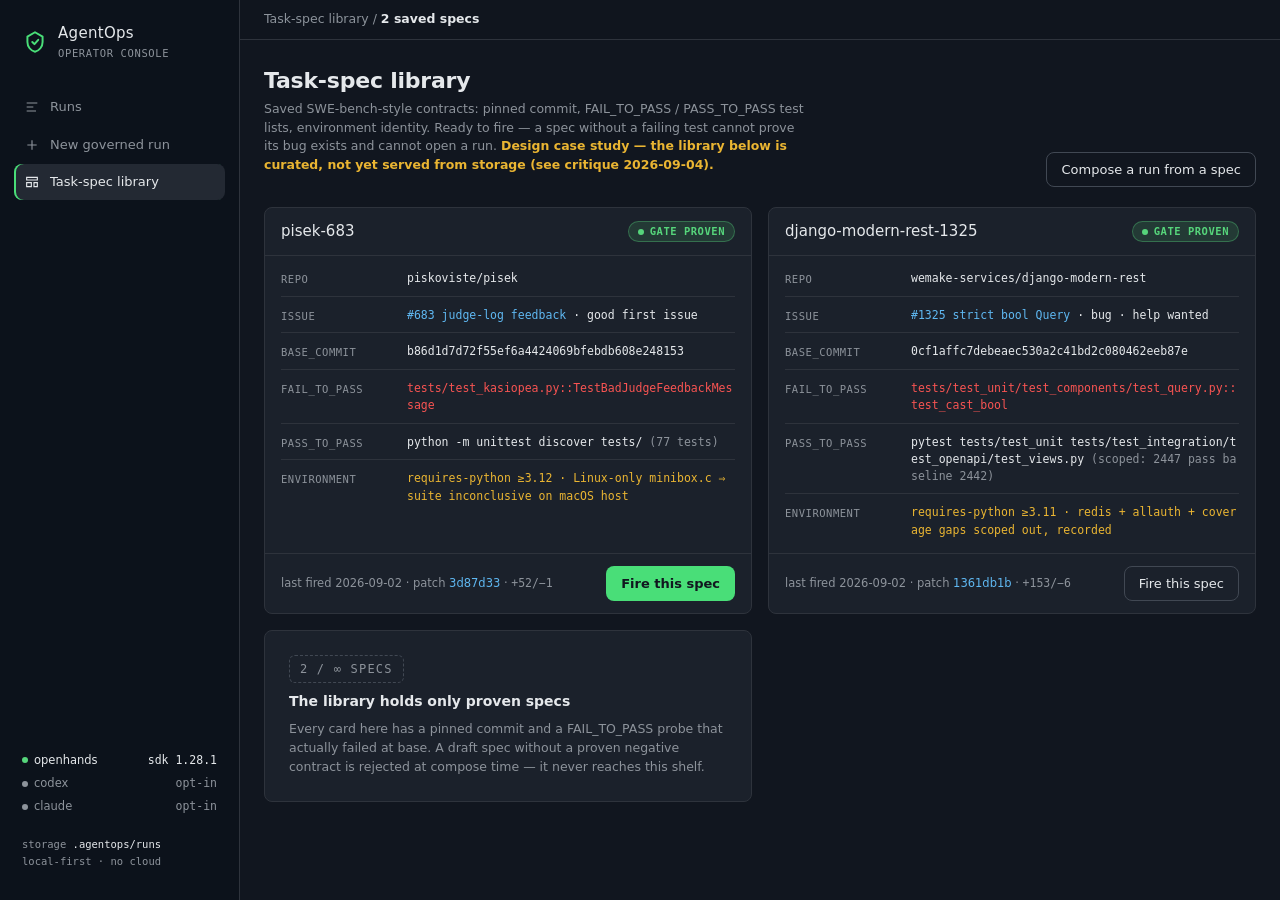
<file: docs/design/opendesign-console-v1/task-specs.html>
<!doctype html>
<html lang="en">
<head>
<meta charset="utf-8" />
<meta name="viewport" content="width=device-width, initial-scale=1" />
<title>Task-spec library · AgentOps Console</title>
<style>
:root {
  --bg:      oklch(20% 0.02 260);
  --surface: oklch(24.5% 0.021 260);
  --surface-2: oklch(28% 0.021 260);
  --fg:      oklch(93% 0.005 250);
  --muted:   oklch(66% 0.014 255);
  --border:  oklch(32% 0.018 260);
  --border-strong: oklch(40% 0.02 260);
  --accent:  oklch(80% 0.19 150);
  --ok:      oklch(78% 0.17 150);
  --fail:    oklch(67% 0.20 25);
  --warn:    oklch(80% 0.15 85);
  --info:    oklch(75% 0.12 240);
  --font-display: 'Space Grotesk', system-ui, sans-serif;
  --font-body: 'Inter', -apple-system, 'Segoe UI', system-ui, sans-serif;
  --font-mono: ui-monospace, 'SF Mono', 'JetBrains Mono', Menlo, monospace;
  --accent-soft: color-mix(in oklch, var(--accent) 14%, transparent);
  --ok-soft: color-mix(in oklch, var(--ok) 14%, transparent);
  --fail-soft: color-mix(in oklch, var(--fail) 13%, transparent);
  --warn-soft: color-mix(in oklch, var(--warn) 13%, transparent);
  --info-soft: color-mix(in oklch, var(--info) 14%, transparent);
  --radius: 8px;
  --sidebar-w: 240px;
}
*, *::before, *::after { box-sizing: border-box; }
body { margin: 0; background: var(--bg); color: var(--fg); font-family: var(--font-body); font-size: 13px; line-height: 1.5; -webkit-font-smoothing: antialiased; min-width: 1280px; }
img, svg { display: block; }
a { color: var(--info); text-decoration: none; }
a:hover { text-decoration: underline; }
button { font: inherit; cursor: pointer; }
h1, h2, h3 { margin: 0; font-weight: 600; }
.mono, code { font-family: var(--font-mono); font-variant-numeric: tabular-nums; }
.meta { font-size: 11.5px; color: var(--muted); }
.num { font-family: var(--font-mono); font-variant-numeric: tabular-nums; }
:focus-visible { outline: 2px solid var(--accent); outline-offset: 2px; border-radius: 4px; }

.shell { display: grid; grid-template-columns: var(--sidebar-w) 1fr; min-height: 100vh; }
.sidebar { position: sticky; top: 0; height: 100vh; display: flex; flex-direction: column; background: oklch(18% 0.02 260); border-right: 1px solid var(--border); padding: 20px 14px; gap: 26px; }
.brand { display: flex; align-items: center; gap: 10px; padding: 2px 8px; }
.brand-mark { width: 26px; height: 26px; flex: 0 0 26px; }
.brand-name { font-family: var(--font-display); font-size: 15px; letter-spacing: 0.02em; }
.brand-sub { display: block; font-size: 10.5px; color: var(--muted); font-family: var(--font-mono); letter-spacing: 0.06em; text-transform: uppercase; margin-top: 1px; }
.nav { display: flex; flex-direction: column; gap: 2px; }
.nav a { display: flex; align-items: center; gap: 10px; padding: 8px 10px; border-radius: var(--radius); color: var(--muted); font-size: 13px; font-weight: 500; }
.nav a svg { width: 16px; height: 16px; flex: 0 0 16px; }
.nav a:hover { color: var(--fg); background: var(--surface); text-decoration: none; }
.nav a.active { color: var(--fg); background: var(--surface-2); box-shadow: inset 2px 0 0 var(--accent); }
.sidebar-foot { margin-top: auto; display: flex; flex-direction: column; gap: 10px; padding: 0 8px; }
.worker-status { display: flex; flex-direction: column; gap: 6px; }
.worker-row { display: flex; align-items: center; justify-content: space-between; font-size: 11.5px; color: var(--muted); }
.worker-row .dot { width: 6px; height: 6px; border-radius: 50%; background: var(--muted); }
.worker-row.online .dot { background: var(--ok); }
.worker-row.online { color: var(--fg); }
.harness-id { font-family: var(--font-mono); font-size: 10.5px; color: var(--muted); line-height: 1.6; }

.main { display: flex; flex-direction: column; min-width: 0; }
.topbar { position: sticky; top: 0; z-index: 20; display: flex; align-items: center; gap: 20px; padding: 10px 24px; background: color-mix(in oklch, var(--bg) 88%, transparent); backdrop-filter: blur(10px); border-bottom: 1px solid var(--border); }
.crumb { font-size: 12.5px; color: var(--muted); white-space: nowrap; }
.crumb b { color: var(--fg); font-weight: 600; }
.topbar-spacer { flex: 1; }
.btn { display: inline-flex; align-items: center; gap: 7px; padding: 7px 14px; min-height: 32px; border-radius: var(--radius); border: 1px solid transparent; font-size: 13px; font-weight: 500; transition: background 0.15s ease, border-color 0.15s ease, color 0.15s ease; text-decoration: none; }
.btn:hover { text-decoration: none; }
.btn svg { width: 14px; height: 14px; }
.btn-primary { background: var(--accent); color: oklch(20% 0.02 260); font-weight: 600; }
.btn-primary:hover { background: color-mix(in oklch, var(--accent) 86%, white); }
.btn-secondary { background: transparent; color: var(--fg); border-color: var(--border-strong); }
.btn-secondary:hover { border-color: var(--fg); background: var(--surface); }
.btn-ghost { background: transparent; color: var(--muted); border-color: transparent; }
.btn-ghost:hover { color: var(--fg); background: var(--surface); }

.content { padding: 24px; display: flex; flex-direction: column; gap: 20px; max-width: 1160px; }
.page-head { display: flex; align-items: flex-end; justify-content: space-between; gap: 16px; }
.page-title { font-family: var(--font-display); font-size: 22px; letter-spacing: -0.01em; }
.page-sub { color: var(--muted); font-size: 12.5px; margin-top: 3px; max-width: 68ch; }

.spec-grid { display: grid; grid-template-columns: 1fr 1fr; gap: 16px; }
.spec-card { background: var(--surface); border: 1px solid var(--border); border-radius: var(--radius); overflow: hidden; display: flex; flex-direction: column; }
.spec-card-head { display: flex; align-items: center; justify-content: space-between; gap: 10px; padding: 12px 16px; border-bottom: 1px solid var(--border); }
.spec-name { font-family: var(--font-display); font-size: 15px; }
.spec-card-body { padding: 14px 16px; display: flex; flex-direction: column; gap: 10px; flex: 1; }
.spec-row { display: grid; grid-template-columns: 118px 1fr; gap: 8px; padding-bottom: 8px; border-bottom: 1px solid var(--border); }
.spec-row:last-child { border-bottom: 0; padding-bottom: 0; }
.spec-k { color: var(--muted); font-family: var(--font-mono); font-size: 10.5px; letter-spacing: 0.05em; text-transform: uppercase; padding-top: 2px; }
.spec-v { font-family: var(--font-mono); font-size: 11.5px; word-break: break-all; }
.spec-v.env-warn { color: var(--warn); }
.spec-card-foot { display: flex; align-items: center; justify-content: space-between; gap: 10px; padding: 12px 16px; border-top: 1px solid var(--border); }
.chip { display: inline-flex; align-items: center; gap: 6px; padding: 2px 9px; border-radius: 999px; font-family: var(--font-mono); font-size: 10.5px; font-weight: 700; letter-spacing: 0.05em; text-transform: uppercase; white-space: nowrap; }
.chip .cdot { width: 6px; height: 6px; border-radius: 50%; background: currentColor; }
.chip-ok { color: var(--ok); background: var(--ok-soft); border: 1px solid color-mix(in oklch, var(--ok) 35%, transparent); }
.chip-warn { color: var(--warn); background: var(--warn-soft); border: 1px solid color-mix(in oklch, var(--warn) 35%, transparent); }

.state { display: flex; flex-direction: column; align-items: flex-start; gap: 8px; padding: 24px; max-width: 60ch; }
.state .glyph { font-family: var(--font-mono); font-size: 12px; color: var(--muted); letter-spacing: 0.1em; text-transform: uppercase; border: 1px dashed var(--border-strong); padding: 4px 10px; border-radius: 6px; }
.state h3 { font-size: 14px; }
.state p { margin: 0; color: var(--muted); font-size: 12.5px; }
.panel { background: var(--surface); border: 1px solid var(--border); border-radius: var(--radius); overflow: hidden; }
</style>
</head>
<body>
<div class="shell" data-od-id="app-shell">
  <aside class="sidebar" data-od-id="sidebar" aria-label="Console navigation">
    <div class="brand">
      <svg class="brand-mark" viewBox="0 0 24 24" fill="none" stroke="var(--accent)" stroke-width="1.8" stroke-linecap="round" stroke-linejoin="round" aria-hidden="true"><path d="M12 3l7 4v5c0 4.4-3 8-7 9-4-1-7-4.6-7-9V7l7-4z"/><path d="M9.5 12l2 2 3.5-4"/></svg>
      <div><span class="brand-name">AgentOps</span><span class="brand-sub">Operator Console</span></div>
    </div>
    <nav class="nav" aria-label="Primary">
      <a href="runs-list.html" data-od-id="nav-runs"><svg viewBox="0 0 24 24" fill="none" stroke="currentColor" stroke-width="1.7" aria-hidden="true"><path d="M4 6h16M4 12h10M4 18h14"/></svg>Runs</a>
      <a href="new-run.html" data-od-id="nav-new-run"><svg viewBox="0 0 24 24" fill="none" stroke="currentColor" stroke-width="1.7" aria-hidden="true"><path d="M12 5v14M5 12h14"/></svg>New governed run</a>
      <a href="task-specs.html" class="active" data-od-id="nav-task-specs" aria-current="page"><svg viewBox="0 0 24 24" fill="none" stroke="currentColor" stroke-width="1.7" aria-hidden="true"><path d="M4 5h16v4H4zM4 13h7v6H4z"/><path d="M15 13h5v6h-5z"/></svg>Task-spec library</a>
    </nav>
    <div class="sidebar-foot" data-od-id="sidebar-foot">
      <div class="worker-status" aria-label="Worker availability">
        <div class="worker-row online"><span style="display:flex;align-items:center;gap:6px;"><span class="dot"></span>openhands</span><span class="mono">sdk 1.28.1</span></div>
        <div class="worker-row"><span style="display:flex;align-items:center;gap:6px;"><span class="dot"></span>codex</span><span class="mono">opt-in</span></div>
        <div class="worker-row"><span style="display:flex;align-items:center;gap:6px;"><span class="dot"></span>claude</span><span class="mono">opt-in</span></div>
      </div>
      <p class="harness-id">storage <span style="color:var(--fg)">.agentops/runs</span><br/>local-first · no cloud</p>
    </div>
  </aside>

  <div class="main">
    <header class="topbar" data-od-id="topbar">
      <span class="crumb">Task-spec library / <b>2 saved specs</b></span>
      <span class="topbar-spacer"></span>
    </header>

    <main class="content" id="content">
      <div class="page-head" data-od-id="page-head">
        <div>
          <h1 class="page-title">Task-spec library</h1>
          <p class="page-sub">Saved SWE-bench-style contracts: pinned commit, FAIL_TO_PASS / PASS_TO_PASS test lists, environment identity. Ready to fire — a spec without a failing test cannot prove its bug exists and cannot open a run. <b style="color:var(--warn)">Design case study — the library below is curated, not yet served from storage (see critique 2026-09-04).</b></p>
        </div>
        <a class="btn btn-secondary" href="new-run.html" data-od-id="compose-from-spec">Compose a run from a spec</a>
      </div>

      <div class="spec-grid">
        <!-- spec 1: pisek -->
        <article class="spec-card" data-od-id="spec-card-pisek-683">
          <div class="spec-card-head">
            <span class="spec-name">pisek-683</span>
            <span class="chip chip-ok"><span class="cdot"></span>gate proven</span>
          </div>
          <div class="spec-card-body">
            <div class="spec-row"><span class="spec-k">repo</span><span class="spec-v">piskoviste/pisek</span></div>
            <div class="spec-row"><span class="spec-k">issue</span><span class="spec-v"><a href="https://github.com/piskoviste/pisek/issues/683" rel="noopener">#683 judge-log feedback</a> · good first issue</span></div>
            <div class="spec-row"><span class="spec-k">base_commit</span><span class="spec-v">b86d1d7d72f55ef6a4424069bfebdb608e248153</span></div>
            <div class="spec-row"><span class="spec-k">FAIL_TO_PASS</span><span class="spec-v" style="color:var(--fail)">tests/test_kasiopea.py::TestBadJudgeFeedbackMessage</span></div>
            <div class="spec-row"><span class="spec-k">PASS_TO_PASS</span><span class="spec-v">python -m unittest discover tests/ <span style="color:var(--muted)">(77 tests)</span></span></div>
            <div class="spec-row"><span class="spec-k">environment</span><span class="spec-v env-warn">requires-python ≥3.12 · Linux-only <code>minibox.c</code> ⇒ suite inconclusive on macOS host</span></div>
          </div>
          <div class="spec-card-foot">
            <span class="meta">last fired 2026-09-02 · patch <a href="run-detail.html">3d87d33</a> · <span class="mono">+52/−1</span></span>
            <a class="btn btn-primary" href="new-run.html" data-od-id="fire-pisek-683">Fire this spec</a>
          </div>
        </article>

        <!-- spec 2: dmr -->
        <article class="spec-card" data-od-id="spec-card-dmr-1325">
          <div class="spec-card-head">
            <span class="spec-name">django-modern-rest-1325</span>
            <span class="chip chip-ok"><span class="cdot"></span>gate proven</span>
          </div>
          <div class="spec-card-body">
            <div class="spec-row"><span class="spec-k">repo</span><span class="spec-v">wemake-services/django-modern-rest</span></div>
            <div class="spec-row"><span class="spec-k">issue</span><span class="spec-v"><a href="https://github.com/wemake-services/django-modern-rest/issues/1325" rel="noopener">#1325 strict bool Query</a> · bug · help wanted</span></div>
            <div class="spec-row"><span class="spec-k">base_commit</span><span class="spec-v">0cf1affc7debeaec530a2c41bd2c080462eeb87e</span></div>
            <div class="spec-row"><span class="spec-k">FAIL_TO_PASS</span><span class="spec-v" style="color:var(--fail)">tests/test_unit/test_components/test_query.py::test_cast_bool</span></div>
            <div class="spec-row"><span class="spec-k">PASS_TO_PASS</span><span class="spec-v">pytest tests/test_unit tests/test_integration/test_openapi/test_views.py <span style="color:var(--muted)">(scoped: 2447 pass baseline 2442)</span></span></div>
            <div class="spec-row"><span class="spec-k">environment</span><span class="spec-v env-warn">requires-python ≥3.11 · redis + allauth + coverage gaps scoped out, recorded</span></div>
          </div>
          <div class="spec-card-foot">
            <span class="meta">last fired 2026-09-02 · patch <a href="run-detail.html">1361db1b</a> · <span class="mono">+153/−6</span></span>
            <a class="btn btn-secondary" href="new-run.html" data-od-id="fire-dmr-1325">Fire this spec</a>
          </div>
        </article>

        <!-- honest empty slot: not a fake card -->
        <article class="panel" data-od-id="spec-empty-slot" aria-label="Library capacity note">
          <div class="state">
            <span class="glyph">2 / ∞ specs</span>
            <h3>The library holds only proven specs</h3>
            <p>Every card here has a pinned commit and a FAIL_TO_PASS probe that actually failed at base. A draft spec without a proven negative contract is rejected at compose time — it never reaches this shelf.</p>
          </div>
        </article>
      </div>
    </main>
  </div>
</div>
</body>
</html>
</file>
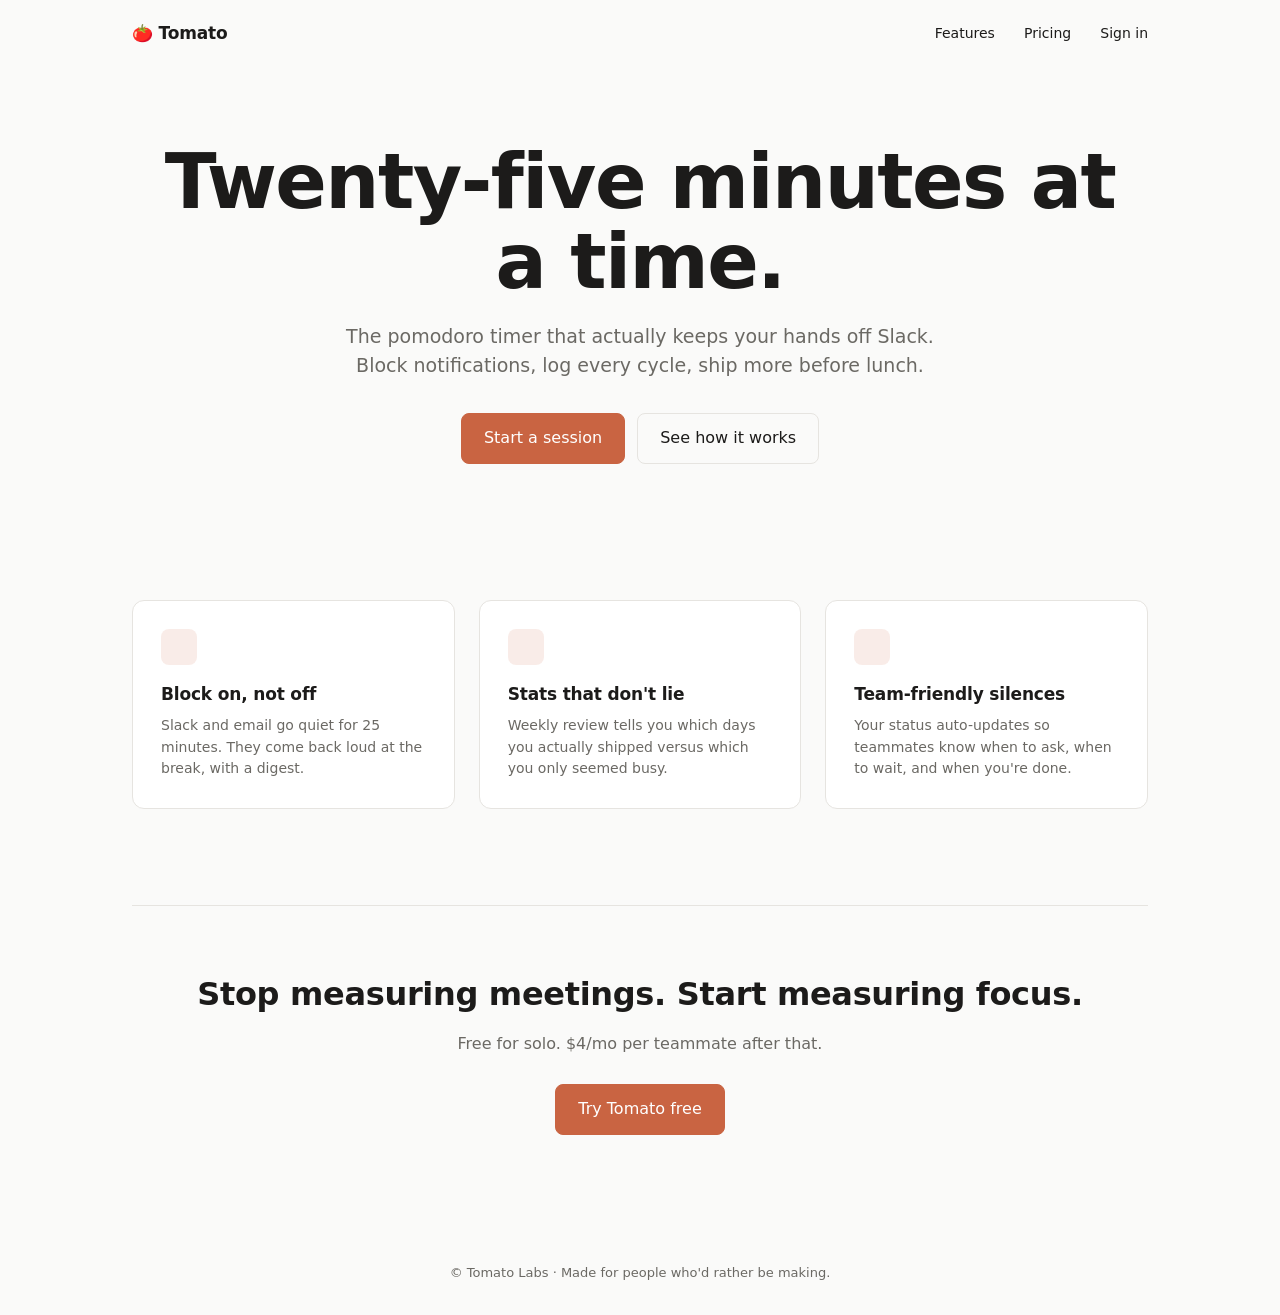
<file: docs/design/opendesign-console-v1/.od-skills/web-prototype-4ab6e4cb5f/example.html>
<!doctype html>
<html lang="en">
<head>
  <meta charset="utf-8" />
  <meta name="viewport" content="width=device-width, initial-scale=1" />
  <title>Tomato — focused work timer</title>
  <style>
    :root {
      --bg: #fafaf9; --fg: #1c1b1a; --muted: #6b6964; --border: #e6e4e0;
      --accent: #c96442; --surface: #ffffff;
    }
    * { box-sizing: border-box; }
    body { margin: 0; background: var(--bg); color: var(--fg); font: 16px/1.55 -apple-system, system-ui, sans-serif; }
    header, main, footer { max-width: 1080px; margin: 0 auto; padding: 0 32px; }
    header { display: flex; justify-content: space-between; align-items: center; padding-top: 20px; }
    .logo { font-weight: 600; font-size: 17px; letter-spacing: -0.01em; }
    nav a { color: var(--fg); text-decoration: none; margin-left: 24px; font-size: 14px; }
    nav a:hover { color: var(--accent); }
    .hero { padding: 96px 0 80px; text-align: center; }
    .hero h1 { font-size: clamp(44px, 6vw, 76px); line-height: 1.05; letter-spacing: -0.02em; margin: 0 0 20px; max-width: 18ch; margin-inline: auto; }
    .hero p { color: var(--muted); font-size: 19px; max-width: 52ch; margin: 0 auto 32px; }
    .cta { display: inline-flex; gap: 12px; }
    button { font: inherit; cursor: pointer; padding: 12px 22px; border-radius: 8px; }
    .btn-primary { background: var(--accent); color: white; border: 1px solid var(--accent); font-weight: 500; }
    .btn-secondary { background: transparent; color: var(--fg); border: 1px solid var(--border); }
    .features { display: grid; grid-template-columns: repeat(3, 1fr); gap: 24px; padding: 56px 0 96px; }
    @media (max-width: 720px) { .features { grid-template-columns: 1fr; } }
    .feature { padding: 28px; background: var(--surface); border: 1px solid var(--border); border-radius: 12px; }
    .feature .icon { width: 36px; height: 36px; border-radius: 8px; background: var(--accent); margin-bottom: 16px; opacity: 0.12; }
    .feature h3 { margin: 0 0 8px; font-size: 17px; letter-spacing: -0.01em; }
    .feature p { margin: 0; color: var(--muted); font-size: 14px; }
    .closing { padding: 64px 0 96px; text-align: center; border-top: 1px solid var(--border); }
    .closing h2 { font-size: 32px; margin: 0 0 12px; letter-spacing: -0.01em; }
    .closing p { color: var(--muted); margin: 0 0 28px; }
    footer { padding: 32px; color: var(--muted); font-size: 13px; text-align: center; }
  </style>
</head>
<body>
  <header data-od-id="topnav">
    <span class="logo">🍅 Tomato</span>
    <nav>
      <a href="#features">Features</a>
      <a href="#pricing">Pricing</a>
      <a href="#login">Sign in</a>
    </nav>
  </header>
  <main>
    <section class="hero" data-od-id="hero">
      <h1>Twenty-five minutes at a time.</h1>
      <p>The pomodoro timer that actually keeps your hands off Slack. Block notifications, log every cycle, ship more before lunch.</p>
      <div class="cta">
        <button class="btn-primary">Start a session</button>
        <button class="btn-secondary">See how it works</button>
      </div>
    </section>
    <section class="features" id="features">
      <div class="feature" data-od-id="feature-block">
        <div class="icon"></div>
        <h3>Block on, not off</h3>
        <p>Slack and email go quiet for 25 minutes. They come back loud at the break, with a digest.</p>
      </div>
      <div class="feature" data-od-id="feature-stats">
        <div class="icon"></div>
        <h3>Stats that don't lie</h3>
        <p>Weekly review tells you which days you actually shipped versus which you only seemed busy.</p>
      </div>
      <div class="feature" data-od-id="feature-team">
        <div class="icon"></div>
        <h3>Team-friendly silences</h3>
        <p>Your status auto-updates so teammates know when to ask, when to wait, and when you're done.</p>
      </div>
    </section>
    <section class="closing" data-od-id="closing">
      <h2>Stop measuring meetings. Start measuring focus.</h2>
      <p>Free for solo. $4/mo per teammate after that.</p>
      <button class="btn-primary">Try Tomato free</button>
    </section>
  </main>
  <footer>© Tomato Labs · Made for people who'd rather be making.</footer>
</body>
</html>
</file>
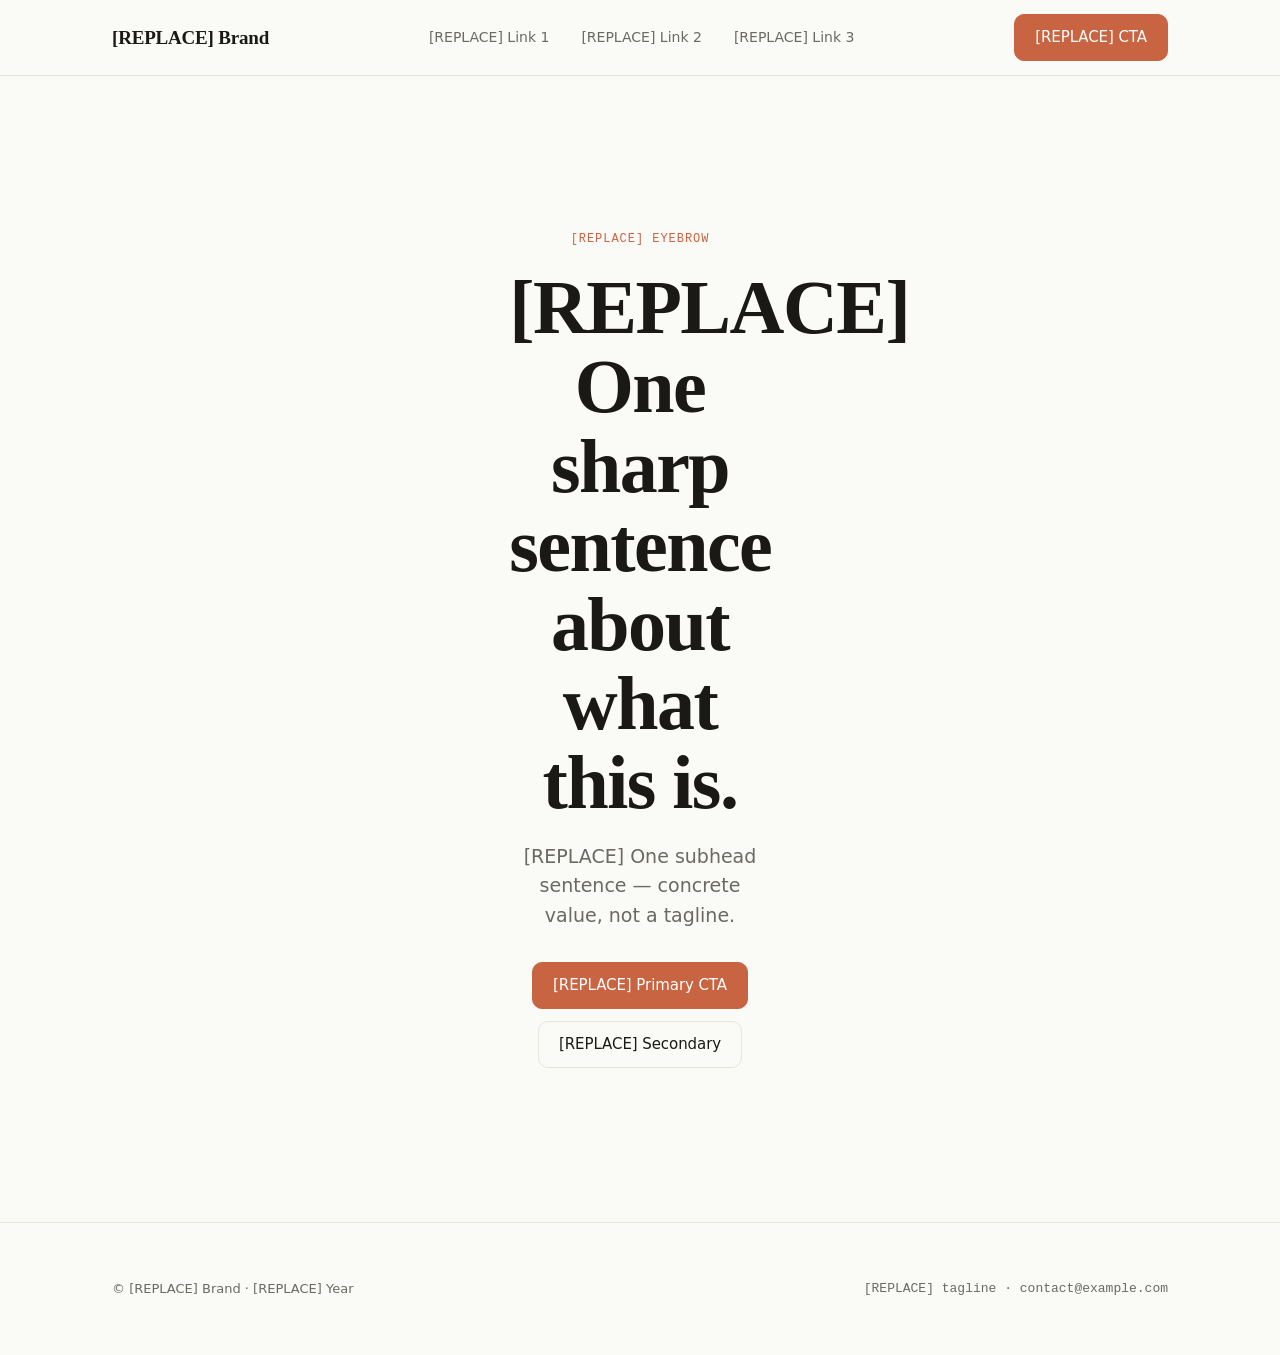
<file: docs/design/opendesign-console-v1/.od-skills/web-prototype-4ab6e4cb5f/assets/template.html>
<!doctype html>
<!--
  OD web-prototype seed.

  Copy this file to <project>/index.html, then fill `<main id="content">` by
  pasting blocks from `references/layouts.md`. Every class referenced in
  layouts.md is defined here — DO NOT remove unused ones unless you also
  remove their callers, and DO NOT invent new global classes (use inline
  style="…" for one-off tweaks).

  Theme tokens at the top of `<style>` are the *only* place to set palette
  and type. They map cleanly onto a DESIGN.md — when an active design system
  is injected, swap these six variables and everything reflows.
-->
<html lang="en">
<head>
  <meta charset="utf-8" />
  <meta name="viewport" content="width=device-width, initial-scale=1" />
  <title>[REPLACE] Page title · brand</title>
  <style>
    /* ─── tokens ─────────────────────────────────────────────────────────
       Six variables. Bind them to the active DESIGN.md and stop.
       Do not introduce raw hex anywhere else in this file. */
    :root {
      --bg:      #fafaf7;   /* page background — never #fff */
      --surface: #ffffff;   /* cards, modals, raised areas */
      --fg:      #1a1916;   /* primary text — never #000 */
      --muted:   #6b6964;   /* secondary text, captions */
      --border:  #e8e5df;   /* hairlines, dividers */
      --accent:  #c96442;   /* one accent — used at most 2× per screen */

      /* derived — do not change */
      --accent-soft: color-mix(in oklch, var(--accent) 14%, transparent);
      --fg-soft:     color-mix(in oklch, var(--fg) 6%, transparent);

      /* type — display = serif (default), body = sans, mono for numerics */
      --font-display: 'Iowan Old Style', 'Charter', Georgia, 'Times New Roman', serif;
      --font-body:    -apple-system, BlinkMacSystemFont, 'Segoe UI', system-ui, sans-serif;
      --font-mono:    ui-monospace, 'JetBrains Mono', 'SF Mono', Menlo, monospace;

      /* scale — clamp() so it works at 1280, 1440, 1920 without media queries */
      --fs-h1: clamp(44px, 6vw, 76px);
      --fs-h2: clamp(32px, 4vw, 48px);
      --fs-h3: 22px;
      --fs-lead: 19px;
      --fs-body: 16px;
      --fs-meta: 13px;

      /* spacing — 8-point grid */
      --gap-xs: 8px;
      --gap-sm: 12px;
      --gap-md: 20px;
      --gap-lg: 32px;
      --gap-xl: 56px;
      --gap-2xl: 96px;
      --container: 1120px;
      --gutter: 32px;

      --radius: 10px;
      --radius-lg: 16px;
    }

    /* ─── reset & base ──────────────────────────────────────────────── */
    *, *::before, *::after { box-sizing: border-box; }
    html { -webkit-text-size-adjust: 100%; }
    body {
      margin: 0;
      background: var(--bg);
      color: var(--fg);
      font-family: var(--font-body);
      font-size: var(--fs-body);
      line-height: 1.55;
      text-rendering: optimizeLegibility;
      -webkit-font-smoothing: antialiased;
    }
    img, svg { display: block; max-width: 100%; }
    a { color: inherit; text-decoration: none; }
    button { font: inherit; cursor: pointer; }
    p { text-wrap: pretty; }
    h1, h2, h3, h4 { text-wrap: balance; }

    /* ─── layout primitives ─────────────────────────────────────────── */
    .container {
      max-width: var(--container);
      margin-inline: auto;
      padding-inline: var(--gutter);
    }
    .section {
      padding-block: clamp(48px, 8vw, var(--gap-2xl));
    }
    .section + .section { border-top: 1px solid var(--border); }
    .stack { display: flex; flex-direction: column; }
    .stack > * + * { margin-top: var(--gap-md); }
    .row { display: flex; align-items: center; gap: var(--gap-md); }
    .row-between { display: flex; align-items: center; justify-content: space-between; gap: var(--gap-md); }
    .grid-2 { display: grid; grid-template-columns: repeat(2, 1fr); gap: var(--gap-lg); }
    .grid-3 { display: grid; grid-template-columns: repeat(3, 1fr); gap: var(--gap-lg); }
    .grid-4 { display: grid; grid-template-columns: repeat(4, 1fr); gap: var(--gap-md); }
    .grid-2-1 { display: grid; grid-template-columns: 2fr 1fr; gap: var(--gap-xl); align-items: start; }
    .grid-1-2 { display: grid; grid-template-columns: 1fr 2fr; gap: var(--gap-xl); align-items: start; }
    @media (max-width: 920px) {
      .grid-2, .grid-3, .grid-4, .grid-2-1, .grid-1-2 { grid-template-columns: 1fr; }
    }

    /* ─── type ──────────────────────────────────────────────────────── */
    .h1, h1 { font-family: var(--font-display); font-size: var(--fs-h1); line-height: 1.04; letter-spacing: -0.02em; margin: 0; }
    .h2, h2 { font-family: var(--font-display); font-size: var(--fs-h2); line-height: 1.1; letter-spacing: -0.015em; margin: 0; }
    .h3, h3 { font-size: var(--fs-h3); font-weight: 600; line-height: 1.3; letter-spacing: -0.005em; margin: 0; }
    .lead   { font-size: var(--fs-lead); line-height: 1.55; color: var(--muted); max-width: 60ch; margin: 0; }
    .eyebrow {
      font-family: var(--font-mono);
      font-size: 12px;
      letter-spacing: 0.08em;
      text-transform: uppercase;
      color: var(--accent);
      margin: 0 0 var(--gap-md);
    }
    .meta { font-family: var(--font-mono); font-size: var(--fs-meta); color: var(--muted); }
    .num  { font-family: var(--font-mono); font-variant-numeric: tabular-nums; }

    /* ─── chrome: nav + footer ──────────────────────────────────────── */
    .topnav {
      position: sticky; top: 0; z-index: 10;
      background: color-mix(in oklch, var(--bg) 92%, transparent);
      backdrop-filter: blur(12px);
      border-bottom: 1px solid var(--border);
    }
    .topnav-inner { display: flex; align-items: center; justify-content: space-between; padding-block: 14px; }
    .topnav .logo { font-family: var(--font-display); font-size: 19px; font-weight: 600; letter-spacing: -0.01em; }
    .topnav nav { display: flex; gap: var(--gap-lg); }
    .topnav nav a { font-size: 14px; color: var(--muted); }
    .topnav nav a:hover { color: var(--fg); }
    .pagefoot { padding-block: var(--gap-xl); color: var(--muted); font-size: 13px; border-top: 1px solid var(--border); }
    .pagefoot .row-between { flex-wrap: wrap; gap: var(--gap-md); }

    /* ─── buttons ───────────────────────────────────────────────────── */
    .btn {
      display: inline-flex; align-items: center; gap: 8px;
      padding: 11px 20px;
      border-radius: var(--radius);
      border: 1px solid transparent;
      font-size: 15px;
      font-weight: 500;
      letter-spacing: -0.005em;
      transition: transform 0.05s ease, background 0.15s ease, border-color 0.15s ease;
    }
    .btn:active { transform: translateY(1px); }
    .btn-primary { background: var(--accent); color: var(--surface); border-color: var(--accent); }
    .btn-primary:hover { background: color-mix(in oklch, var(--accent) 88%, black); }
    .btn-secondary { background: transparent; color: var(--fg); border-color: var(--border); }
    .btn-secondary:hover { border-color: var(--fg); }
    .btn-ghost { background: transparent; color: var(--fg); border-color: transparent; padding-inline: 8px; }
    .btn-ghost:hover { color: var(--accent); }
    .btn-arrow::after { content: '→'; transition: transform 0.15s ease; }
    .btn-arrow:hover::after { transform: translateX(2px); }

    /* ─── card / surface ────────────────────────────────────────────── */
    .card {
      background: var(--surface);
      border: 1px solid var(--border);
      border-radius: var(--radius-lg);
      padding: 28px;
    }
    .card-flat { background: transparent; border: 0; padding: 0; }
    .card-rule { background: transparent; border: 0; border-top: 1px solid var(--fg); padding: 24px 0 0; border-radius: 0; }

    /* ─── feature cell (icon + h3 + p) ──────────────────────────────── */
    .feature .feature-mark {
      width: 36px; height: 36px;
      display: grid; place-items: center;
      border: 1px solid var(--border);
      border-radius: 10px;
      color: var(--accent);
      margin-bottom: var(--gap-md);
    }
    .feature .feature-mark svg { width: 18px; height: 18px; }
    .feature h3 { margin-bottom: 6px; }
    .feature p  { margin: 0; color: var(--muted); font-size: 15px; }

    /* ─── stat (big number + label) ─────────────────────────────────── */
    .stat .stat-num {
      font-family: var(--font-display);
      font-size: clamp(56px, 8vw, 96px);
      line-height: 0.95;
      letter-spacing: -0.04em;
      color: var(--accent);
      font-weight: 600;
    }
    .stat .stat-label { color: var(--muted); font-size: 14px; margin-top: 8px; max-width: 24ch; }
    .stat .stat-unit  { font-size: 0.5em; opacity: 0.7; margin-left: 2px; }

    /* ─── quote / testimonial ───────────────────────────────────────── */
    .quote {
      font-family: var(--font-display);
      font-size: clamp(24px, 2.6vw, 32px);
      line-height: 1.32;
      letter-spacing: -0.01em;
      max-width: 28ch;
    }
    .quote-author { color: var(--muted); font-size: 14px; margin-top: var(--gap-md); }
    .quote-mark   {
      font-family: var(--font-display);
      font-size: 140px; line-height: 0.7;
      color: var(--accent); opacity: 0.18;
      margin-bottom: -28px;
    }

    /* ─── pill / badge / tag ────────────────────────────────────────── */
    .pill {
      display: inline-flex; align-items: center; gap: 6px;
      padding: 4px 10px;
      background: var(--accent-soft);
      color: var(--accent);
      border-radius: 999px;
      font-family: var(--font-mono);
      font-size: 11px;
      letter-spacing: 0.04em;
      text-transform: uppercase;
    }
    .tag {
      display: inline-flex; align-items: center;
      padding: 4px 10px;
      background: transparent;
      color: var(--muted);
      border: 1px solid var(--border);
      border-radius: 999px;
      font-size: 12px;
    }

    /* ─── form field ────────────────────────────────────────────────── */
    .field { display: flex; flex-direction: column; gap: 6px; }
    .field label { font-size: 13px; color: var(--muted); }
    .input, .textarea {
      width: 100%;
      padding: 11px 14px;
      border: 1px solid var(--border);
      border-radius: var(--radius);
      background: var(--surface);
      color: var(--fg);
      font: inherit;
      font-size: 15px;
    }
    .input:focus, .textarea:focus {
      outline: 2px solid var(--accent-soft);
      border-color: var(--accent);
    }
    .textarea { min-height: 96px; resize: vertical; line-height: 1.55; }

    /* ─── table (data-style, no chrome) ─────────────────────────────── */
    .ds-table { width: 100%; border-collapse: collapse; font-size: 14px; }
    .ds-table th, .ds-table td { padding: 12px 14px; text-align: left; border-bottom: 1px solid var(--border); }
    .ds-table th { color: var(--muted); font-weight: 500; font-family: var(--font-mono); font-size: 12px; letter-spacing: 0.04em; text-transform: uppercase; }
    .ds-table tbody tr:hover { background: var(--fg-soft); }
    .ds-table .num-col { font-family: var(--font-mono); font-variant-numeric: tabular-nums; text-align: right; }

    /* ─── image placeholder (DS-tinted block, never broken <img>) ──── */
    .ph-img {
      background:
        linear-gradient(135deg, var(--accent-soft), var(--fg-soft)),
        var(--surface);
      border: 1px solid var(--border);
      border-radius: var(--radius-lg);
      aspect-ratio: 16 / 10;
      display: grid; place-items: center;
      color: var(--muted);
      font-family: var(--font-mono);
      font-size: 12px;
      letter-spacing: 0.04em;
    }
    .ph-img.square    { aspect-ratio: 1 / 1; }
    .ph-img.portrait  { aspect-ratio: 3 / 4; }
    .ph-img.wide      { aspect-ratio: 16 / 9; }
    .content-img {
      display: block;
      max-width: 100%;
      max-height: min(70vh, 720px);
      width: auto;
      height: auto;
      object-fit: contain;
      justify-self: center;
      border-radius: var(--radius-lg);
    }

    /* ─── divider ───────────────────────────────────────────────────── */
    .rule  { border: 0; border-top: 1px solid var(--border); margin: 0; }
    .rule-strong { border: 0; border-top: 1px solid var(--fg); margin: 0; }

    /* ─── hero variants used by layouts.md ──────────────────────────── */
    .hero          { padding-block: clamp(80px, 12vw, 160px); }
    .hero-center   { text-align: center; max-width: 32ch; margin-inline: auto; }
    .hero h1       { margin-bottom: var(--gap-md); }
    .hero .lead    { margin-bottom: var(--gap-lg); }
    .hero-cta      { display: inline-flex; gap: var(--gap-sm); flex-wrap: wrap; }
    .hero-center .hero-cta { justify-content: center; }
    .hero-split    { display: grid; grid-template-columns: 1fr 1fr; gap: var(--gap-2xl); align-items: center; }
    @media (max-width: 920px) { .hero-split { grid-template-columns: 1fr; } }

    /* ─── log row (newsletter, blog list, changelog) ────────────────── */
    .log-row { display: grid; grid-template-columns: 120px 1fr 100px; gap: var(--gap-lg); padding: 22px 0; border-top: 1px solid var(--border); align-items: baseline; }
    .log-row .meta { color: var(--muted); }
    .log-row h3 { font-size: 19px; }
    .log-row .pull { text-align: right; }
  </style>
</head>
<body>
  <header class="topnav" data-od-id="topnav">
    <div class="container topnav-inner">
      <span class="logo">[REPLACE] Brand</span>
      <nav>
        <a href="#">[REPLACE] Link 1</a>
        <a href="#">[REPLACE] Link 2</a>
        <a href="#">[REPLACE] Link 3</a>
      </nav>
      <button class="btn btn-primary">[REPLACE] CTA</button>
    </div>
  </header>

  <main id="content">
    <!--
      ┌─────────────────────────────────────────────────────────────────┐
      │  PASTE LAYOUTS FROM references/layouts.md HERE.                │
      │  ► Each layout block is a self-contained `<section>` —         │
      │    drop in 3–6 of them per page.                                │
      │  ► Always lead with one hero (Layout 1 or 2).                   │
      │  ► End with a CTA strip + footer (Layout 6 / footer below).     │
      └─────────────────────────────────────────────────────────────────┘
    -->
    <section class="section hero" data-od-id="hero">
      <div class="container hero-center">
        <p class="eyebrow">[REPLACE] Eyebrow</p>
        <h1>[REPLACE] One sharp sentence about what this is.</h1>
        <p class="lead">[REPLACE] One subhead sentence — concrete value, not a tagline.</p>
        <div class="hero-cta">
          <button class="btn btn-primary">[REPLACE] Primary CTA</button>
          <button class="btn btn-secondary">[REPLACE] Secondary</button>
        </div>
      </div>
    </section>
  </main>

  <footer class="pagefoot" data-od-id="footer">
    <div class="container row-between">
      <span>© [REPLACE] Brand · [REPLACE] Year</span>
      <span class="meta">[REPLACE] tagline · contact@example.com</span>
    </div>
  </footer>
</body>
</html>
</file>
